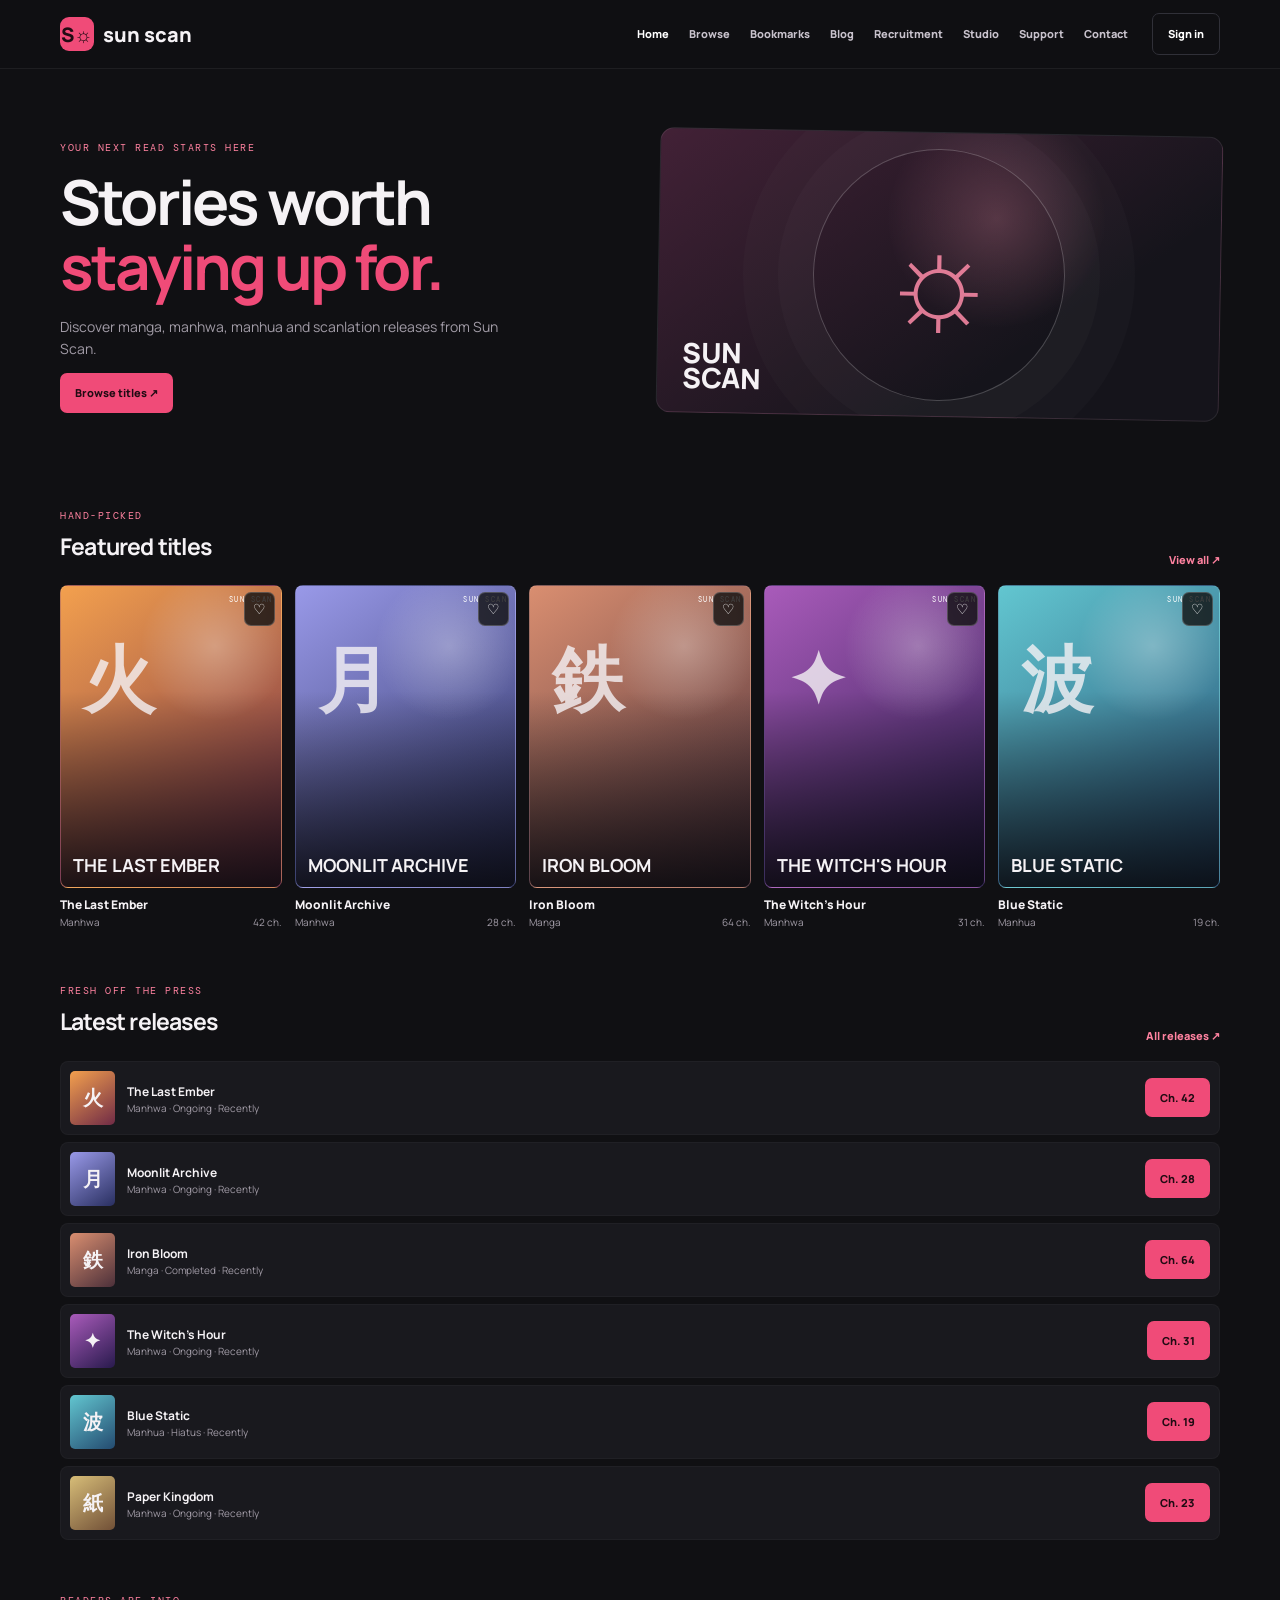
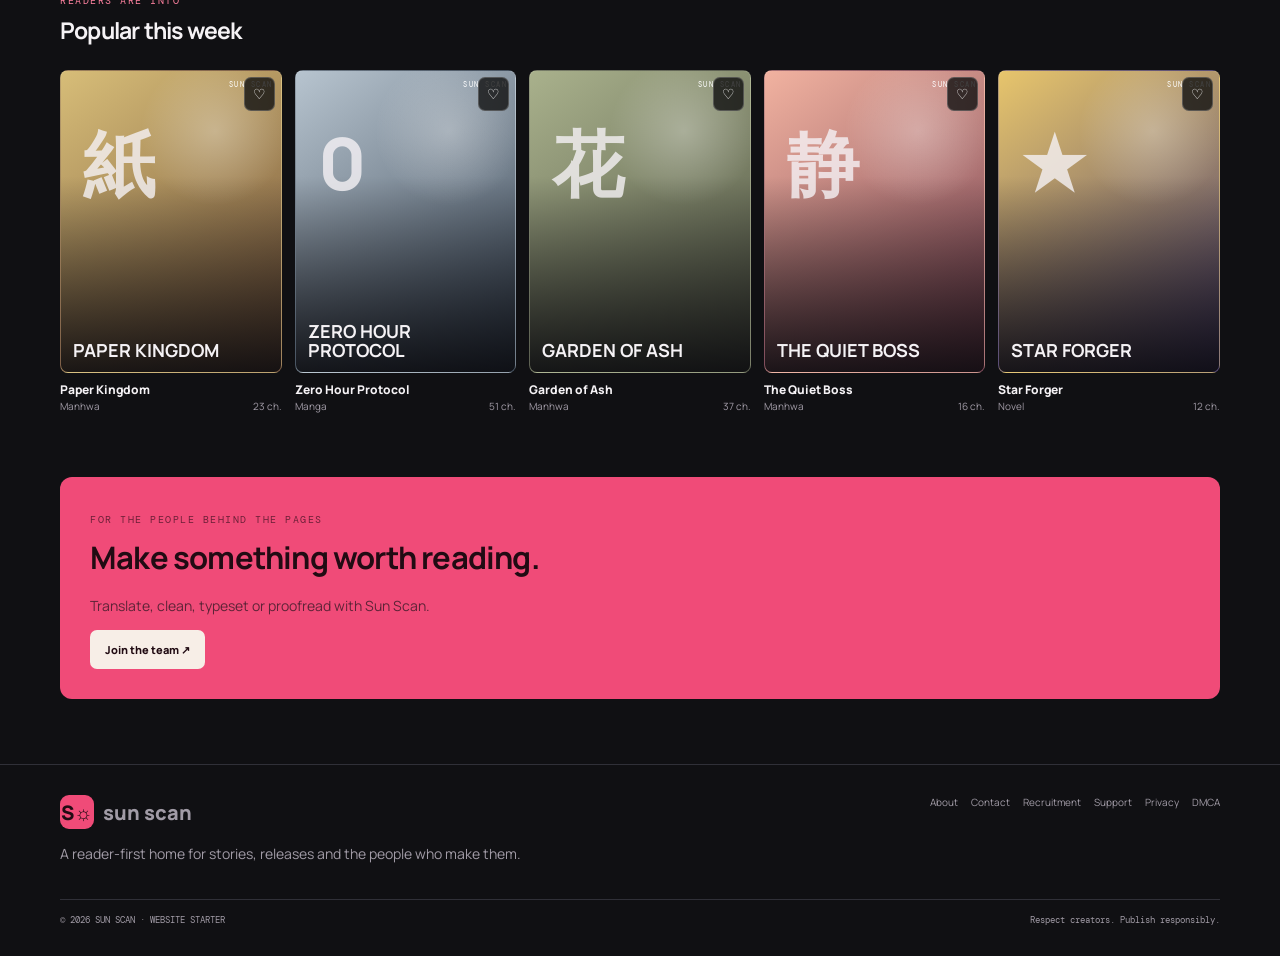
<file: index.html>
<!doctype html><html lang="en"><head><meta charset="utf-8"><meta name="viewport" content="width=device-width,initial-scale=1"><title>Home — Sun Scan</title><link rel="stylesheet" href="styles.css"></head><body data-page="index"><div id="header"></div><main class="wrap"><section class="hero"><div><small>YOUR NEXT READ STARTS HERE</small><h1>Stories worth<br><em>staying up for.</em></h1><p>Discover manga, manhwa, manhua and scanlation releases from Sun Scan.</p><a class="btn" href="browse.html">Browse titles ↗</a></div><div class="hero-art"><b>☼</b><span>SUN<br>SCAN</span></div></section><section><header><div><small>HAND-PICKED</small><h2>Featured titles</h2></div><a href="browse.html">View all ↗</a></header><div id="featured" class="grid"></div></section><section><header><div><small>FRESH OFF THE PRESS</small><h2>Latest releases</h2></div><a href="browse.html">All releases ↗</a></header><div id="latest" class="releases"></div></section><section><header><div><small>READERS ARE INTO</small><h2>Popular this week</h2></div></header><div id="popular" class="grid"></div></section><section class="promo"><small>FOR THE PEOPLE BEHIND THE PAGES</small><h2>Make something worth reading.</h2><p>Translate, clean, typeset or proofread with Sun Scan.</p><a class="btn light" href="recruitment.html">Join the team ↗</a></section></main><div id="footer"></div><script src="app.js"></script></body></html>
</file>
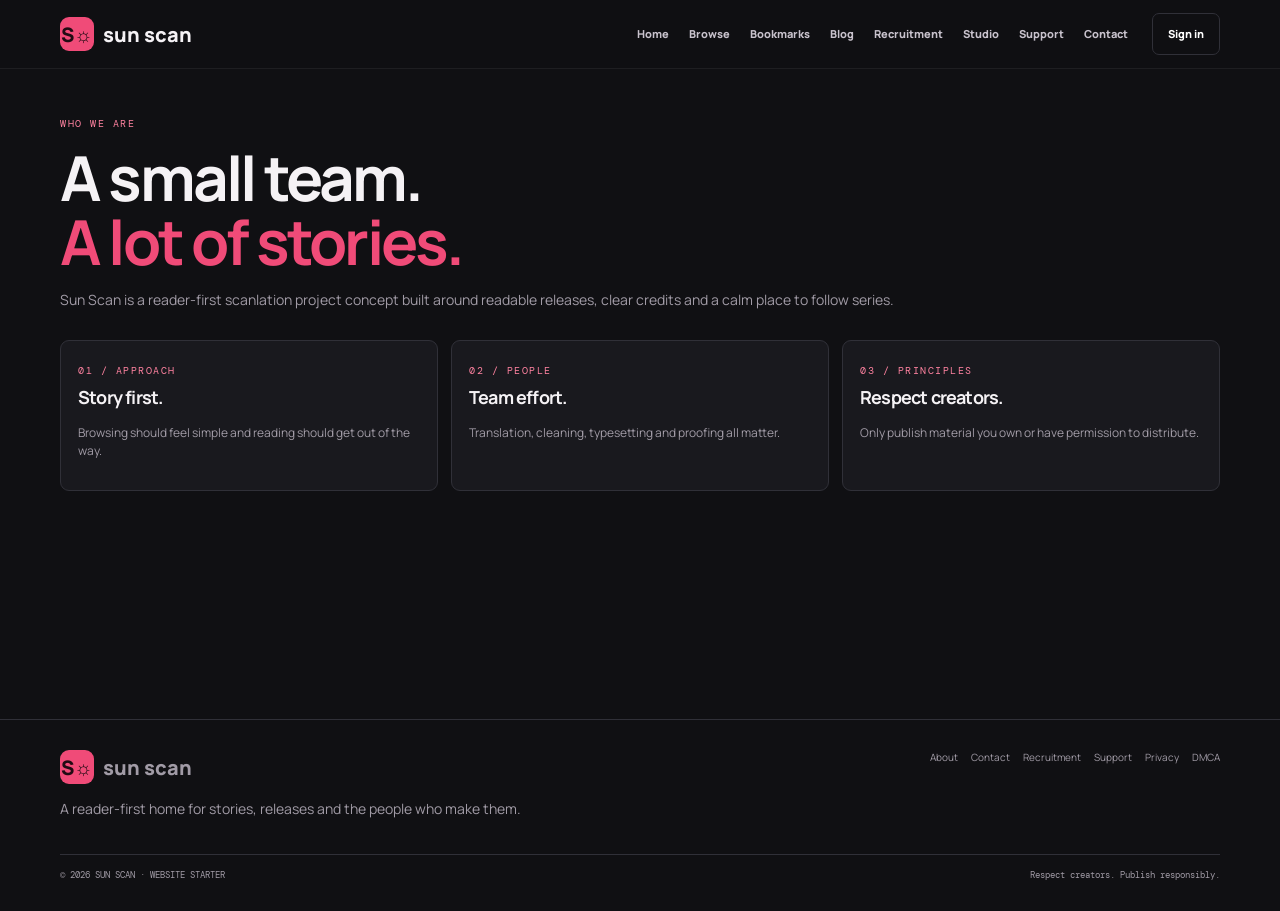
<file: about.html>
<!doctype html><html lang="en"><head><meta charset="utf-8"><meta name="viewport" content="width=device-width,initial-scale=1"><title>About Sun Scan — Sun Scan</title><link rel="stylesheet" href="styles.css"></head><body data-page="about"><div id="header"></div><main class="wrap"><small>WHO WE ARE</small><h1>A small team.<br><em>A lot of stories.</em></h1><p class="lead">Sun Scan is a reader-first scanlation project concept built around readable releases, clear credits and a calm place to follow series.</p><div class="articles"><article><small>01 / APPROACH</small><h2>Story first.</h2><p>Browsing should feel simple and reading should get out of the way.</p></article><article><small>02 / PEOPLE</small><h2>Team effort.</h2><p>Translation, cleaning, typesetting and proofing all matter.</p></article><article><small>03 / PRINCIPLES</small><h2>Respect creators.</h2><p>Only publish material you own or have permission to distribute.</p></article></div></main><div id="footer"></div><script src="app.js"></script></body></html>
</file>
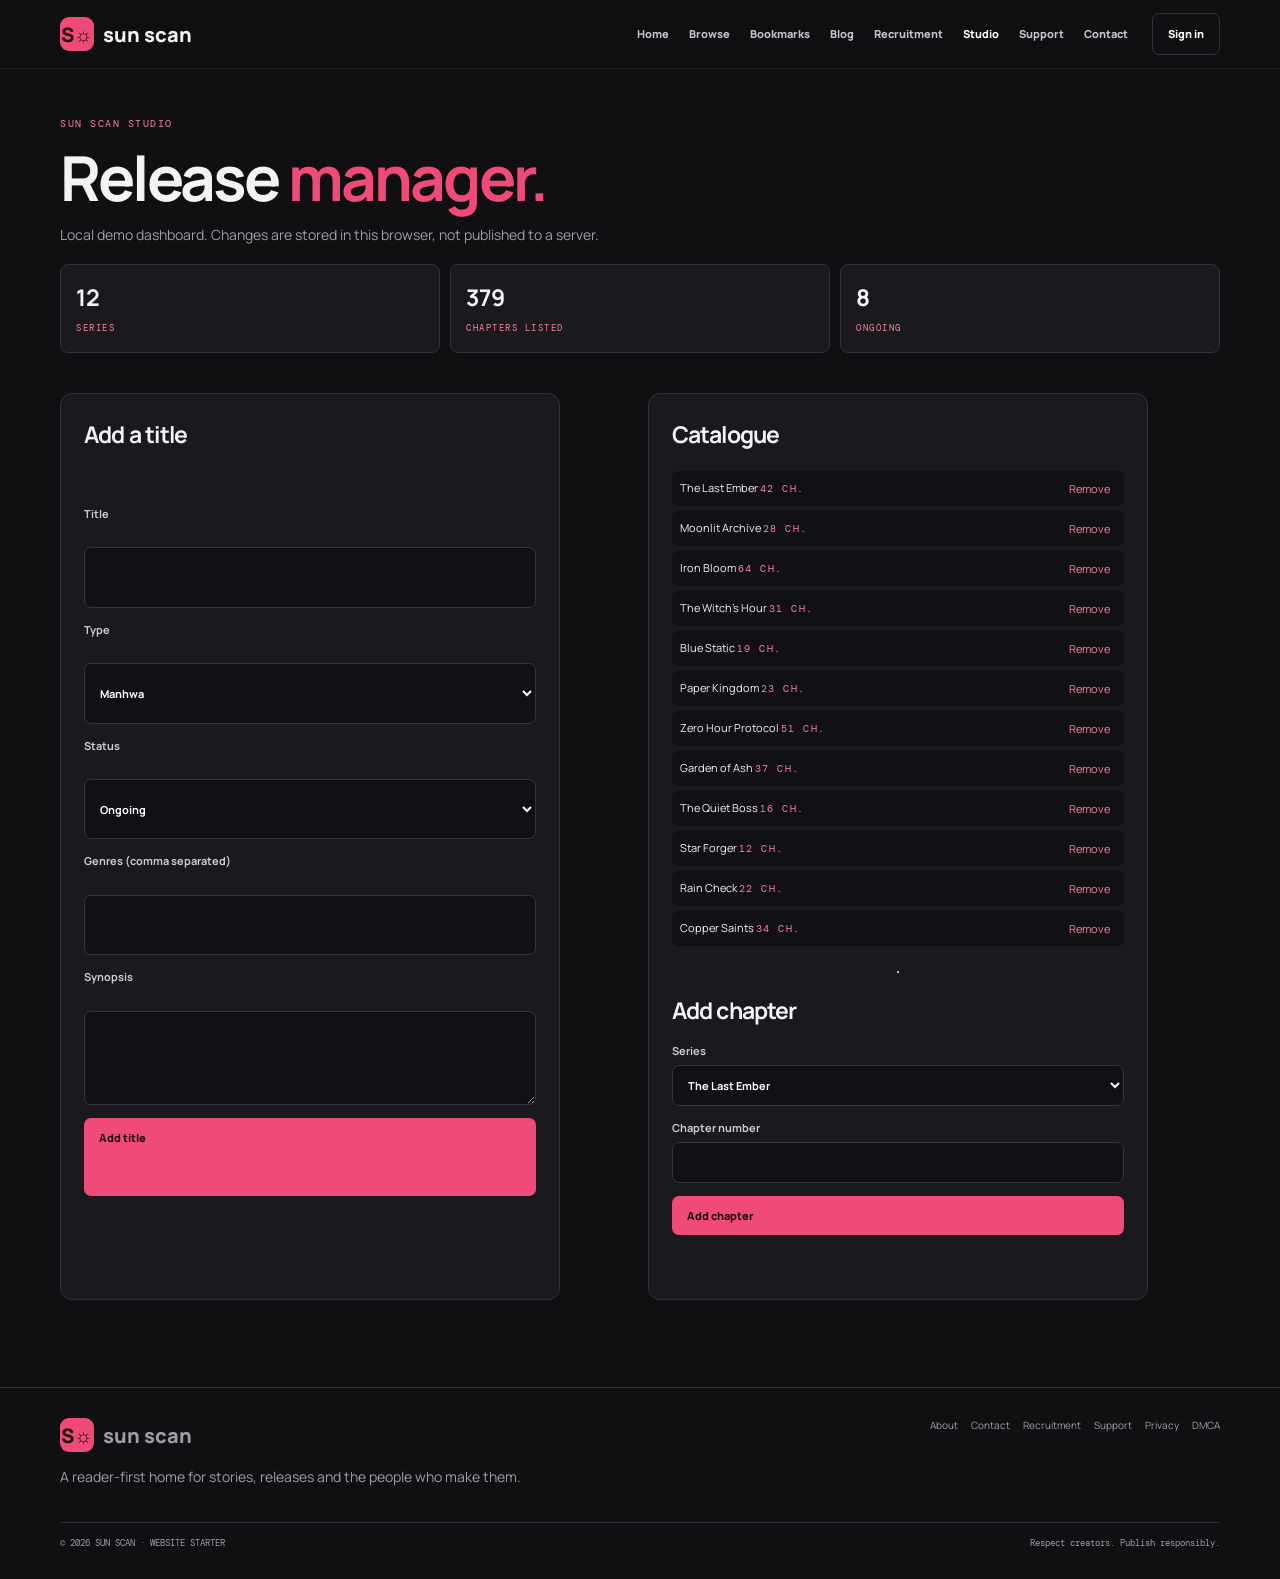
<file: admin.html>
<!doctype html><html lang="en"><head><meta charset="utf-8"><meta name="viewport" content="width=device-width,initial-scale=1"><title>Sun Scan Studio — Sun Scan</title><link rel="stylesheet" href="styles.css"></head><body data-page="admin"><div id="header"></div><main class="wrap"><small>SUN SCAN STUDIO</small><h1>Release <em>manager.</em></h1><p class="muted">Local demo dashboard. Changes are stored in this browser, not published to a server.</p><div id="stats" class="stats"></div><div class="admin-layout"><form class="form" id="add"><h2>Add a title</h2><label>Title<input id="new-title" required></label><label>Type<select id="new-type"><option>Manhwa</option><option>Manga</option><option>Manhua</option><option>Novel</option></select></label><label>Status<select id="new-status"><option>Ongoing</option><option>Completed</option><option>Hiatus</option><option>Dropped</option></select></label><label>Genres (comma separated)<input id="new-genres"></label><label>Synopsis<textarea id="new-desc" rows="3"></textarea></label><button class="btn">Add title</button><p id="msg"></p></form><div class="form"><h2>Catalogue</h2><div id="admin-list"></div><hr><h2>Add chapter</h2><label>Series<select id="chapter-series"></select></label><label>Chapter number<input id="chapter-number" required></label><button class="btn" id="add-chapter">Add chapter</button><p id="chapter-msg"></p></div></div></main><div id="footer"></div><script src="app.js"></script></body></html>
</file>
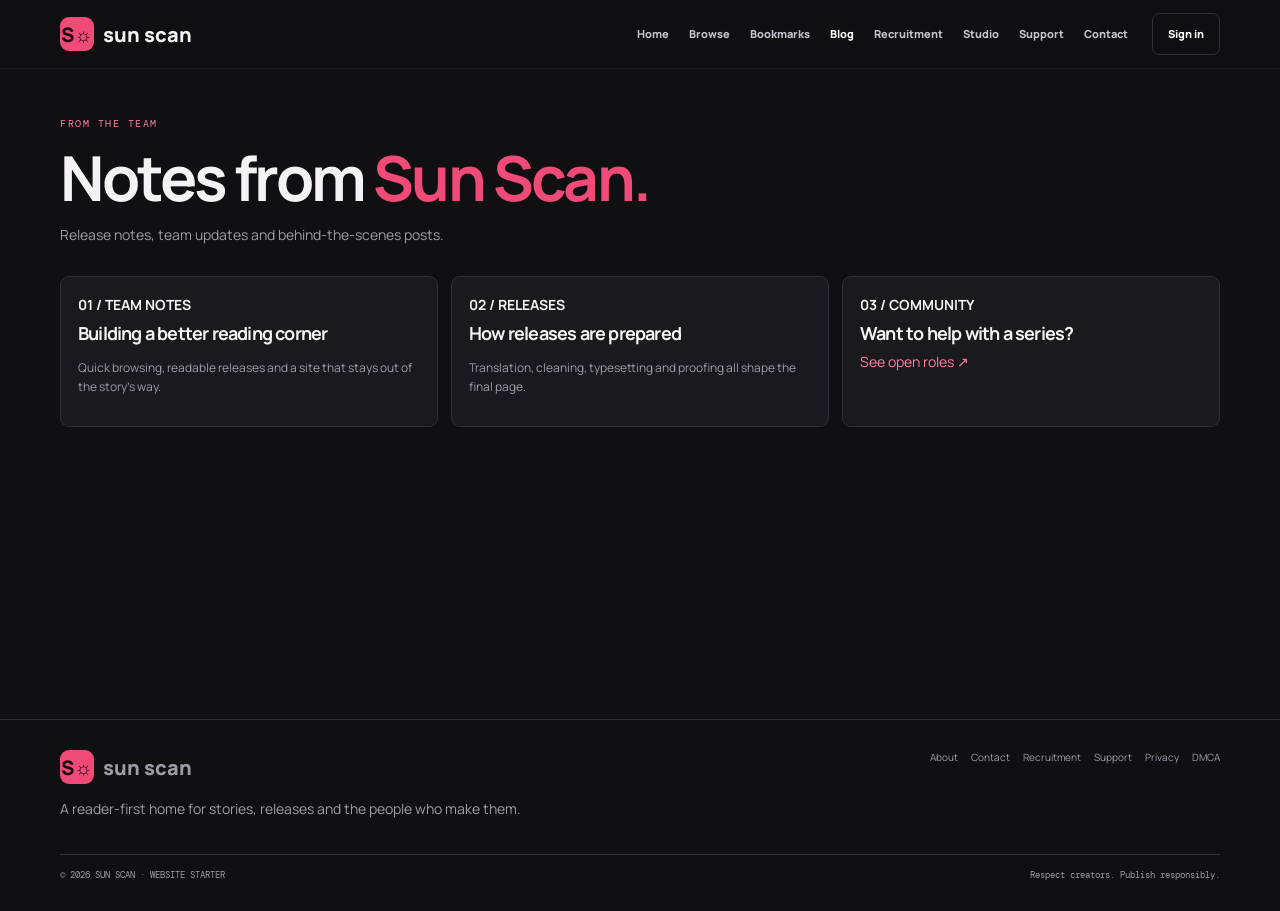
<file: blog.html>
<!doctype html><html lang="en"><head><meta charset="utf-8"><meta name="viewport" content="width=device-width,initial-scale=1"><title>Blog — Sun Scan</title><link rel="stylesheet" href="styles.css"></head><body data-page="blog"><div id="header"></div><main class="wrap"><small>FROM THE TEAM</small><h1>Notes from <em>Sun Scan.</em></h1><p class="muted">Release notes, team updates and behind-the-scenes posts.</p><div class="articles"><article><b>01 / TEAM NOTES</b><h2>Building a better reading corner</h2><p>Quick browsing, readable releases and a site that stays out of the story's way.</p></article><article><b>02 / RELEASES</b><h2>How releases are prepared</h2><p>Translation, cleaning, typesetting and proofing all shape the final page.</p></article><article><b>03 / COMMUNITY</b><h2>Want to help with a series?</h2><a href="recruitment.html">See open roles ↗</a></article></div></main><div id="footer"></div><script src="app.js"></script></body></html>
</file>
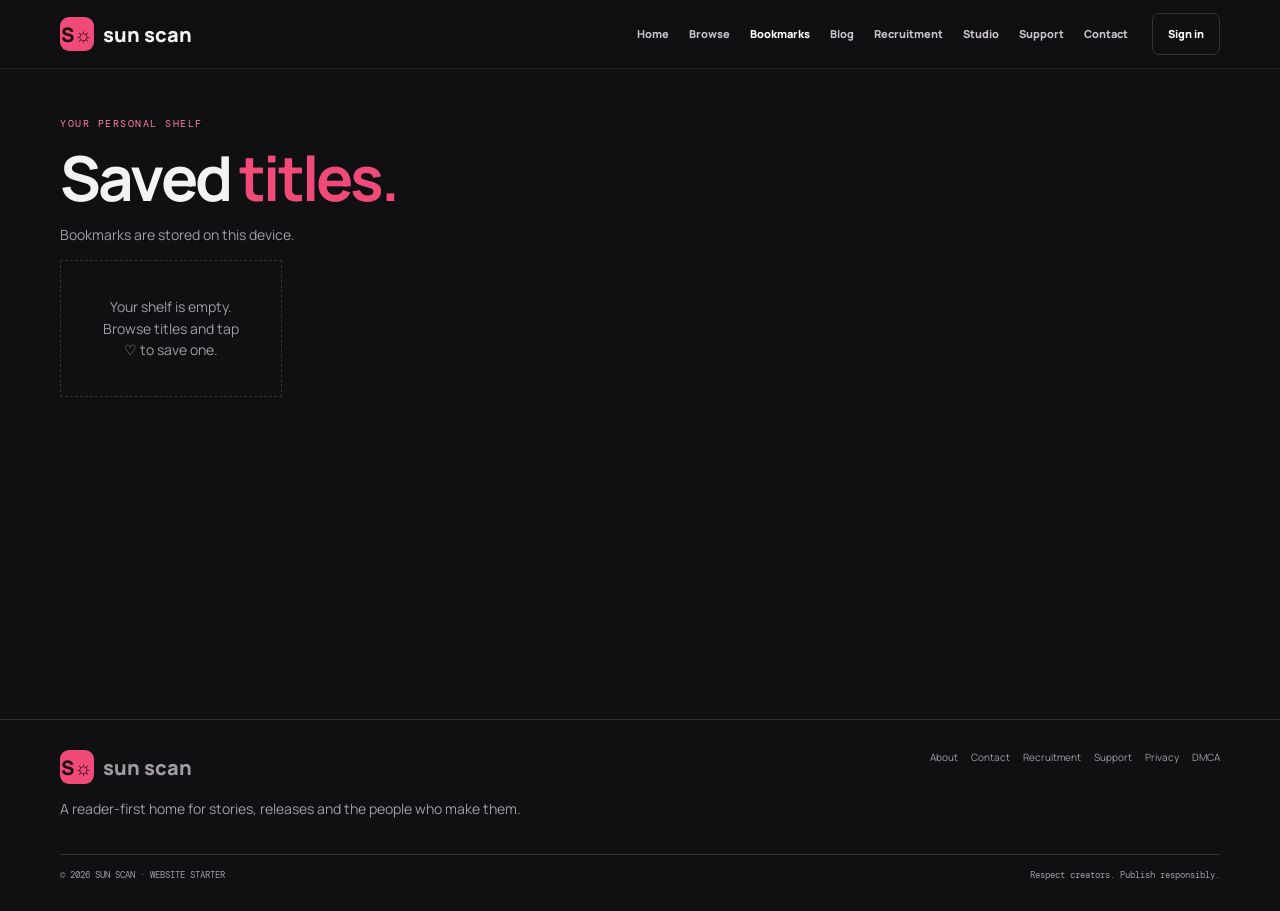
<file: bookmarks.html>
<!doctype html><html lang="en"><head><meta charset="utf-8"><meta name="viewport" content="width=device-width,initial-scale=1"><title>Bookmarks — Sun Scan</title><link rel="stylesheet" href="styles.css"></head><body data-page="bookmarks"><div id="header"></div><main class="wrap"><small>YOUR PERSONAL SHELF</small><h1>Saved <em>titles.</em></h1><p class="muted">Bookmarks are stored on this device.</p><div id="saved" class="grid"></div></main><div id="footer"></div><script src="app.js"></script></body></html>
</file>
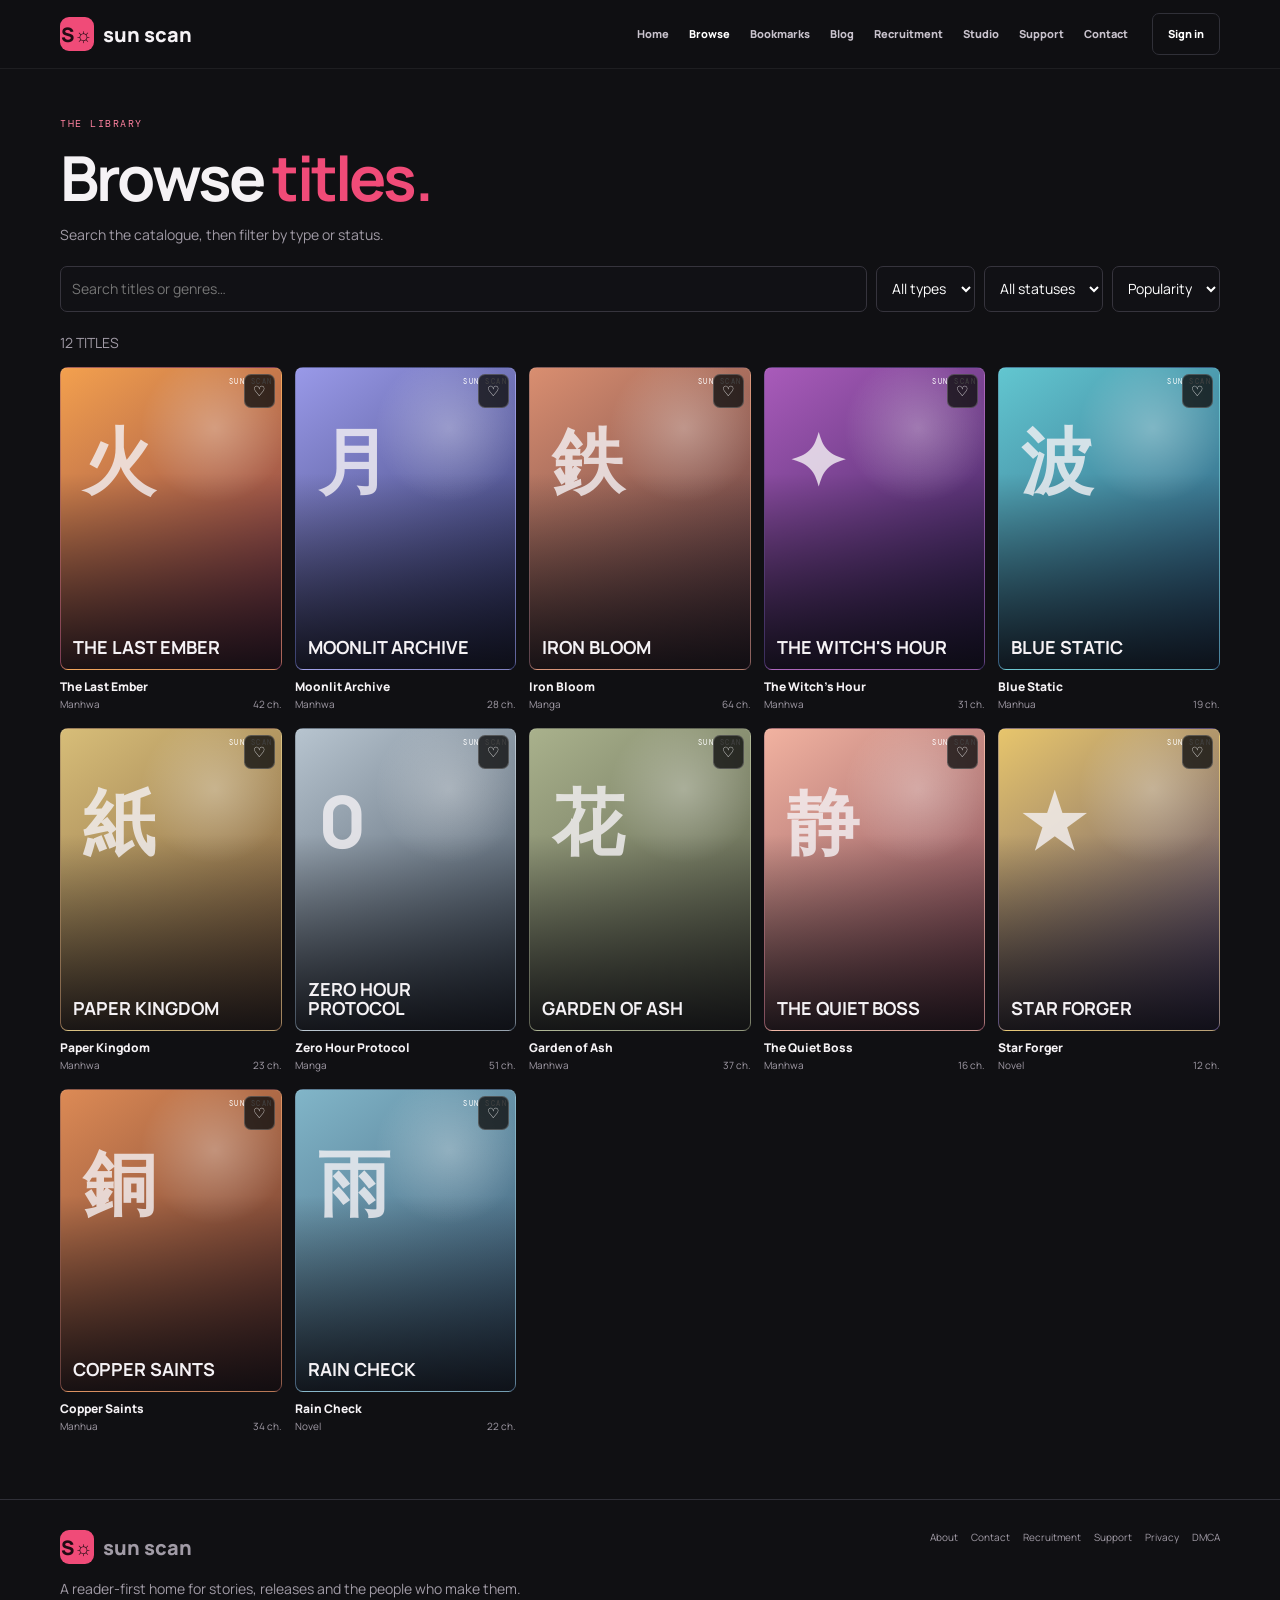
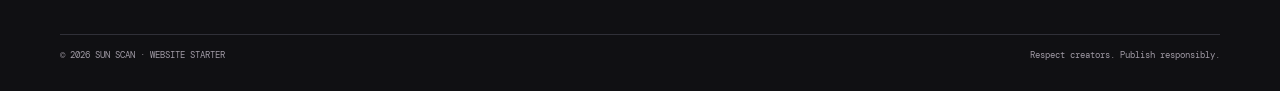
<file: browse.html>
<!doctype html><html lang="en"><head><meta charset="utf-8"><meta name="viewport" content="width=device-width,initial-scale=1"><title>Browse titles — Sun Scan</title><link rel="stylesheet" href="styles.css"></head><body data-page="browse"><div id="header"></div><main class="wrap"><small>THE LIBRARY</small><h1>Browse <em>titles.</em></h1><p>Search the catalogue, then filter by type or status.</p><div class="tools"><input id="q" placeholder="Search titles or genres…"><select id="type"><option>All types</option><option>Manhwa</option><option>Manga</option><option>Manhua</option><option>Novel</option></select><select id="status"><option>All statuses</option><option>Ongoing</option><option>Completed</option><option>Hiatus</option><option>Dropped</option></select><select id="sort"><option value="popular">Popularity</option><option value="az">Title A–Z</option></select></div><p id="count" class="muted"></p><div id="catalog" class="grid"></div></main><div id="footer"></div><script src="app.js"></script></body></html>
</file>
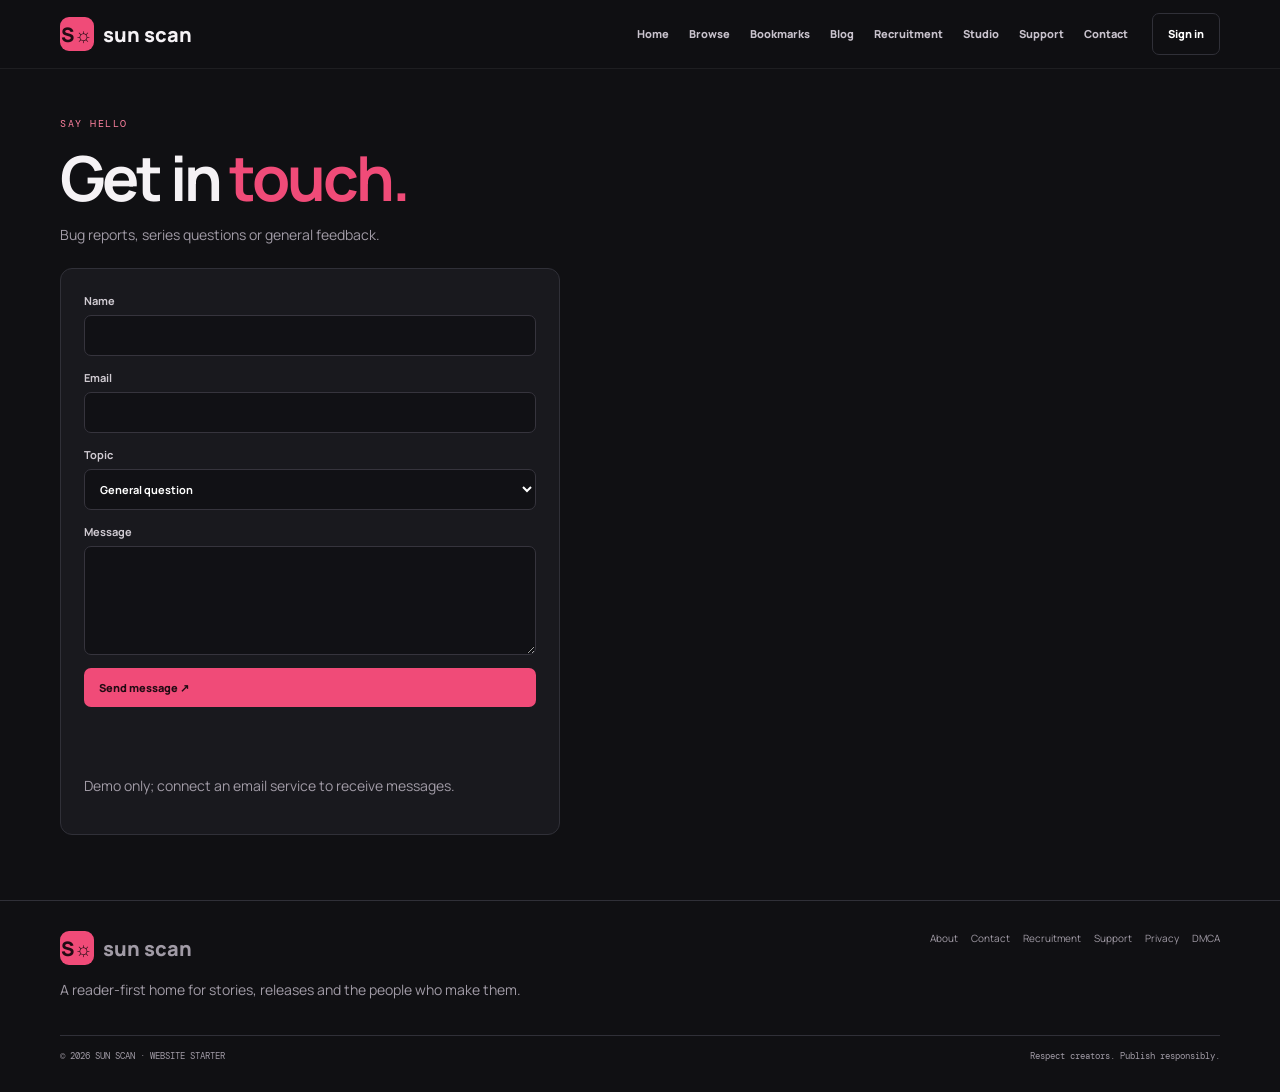
<file: contact.html>
<!doctype html><html lang="en"><head><meta charset="utf-8"><meta name="viewport" content="width=device-width,initial-scale=1"><title>Contact — Sun Scan</title><link rel="stylesheet" href="styles.css"></head><body data-page="contact"><div id="header"></div><main class="wrap"><small>SAY HELLO</small><h1>Get in <em>touch.</em></h1><p class="muted">Bug reports, series questions or general feedback.</p><form class="form" id="contact"><label>Name<input required></label><label>Email<input type="email" required></label><label>Topic<select><option>General question</option><option>Bug report</option><option>Series request</option><option>Copyright / DMCA</option></select></label><label>Message<textarea rows="5" required></textarea></label><button class="btn">Send message ↗</button><p id="msg"></p><p class="muted">Demo only; connect an email service to receive messages.</p></form></main><div id="footer"></div><script src="app.js"></script></body></html>
</file>
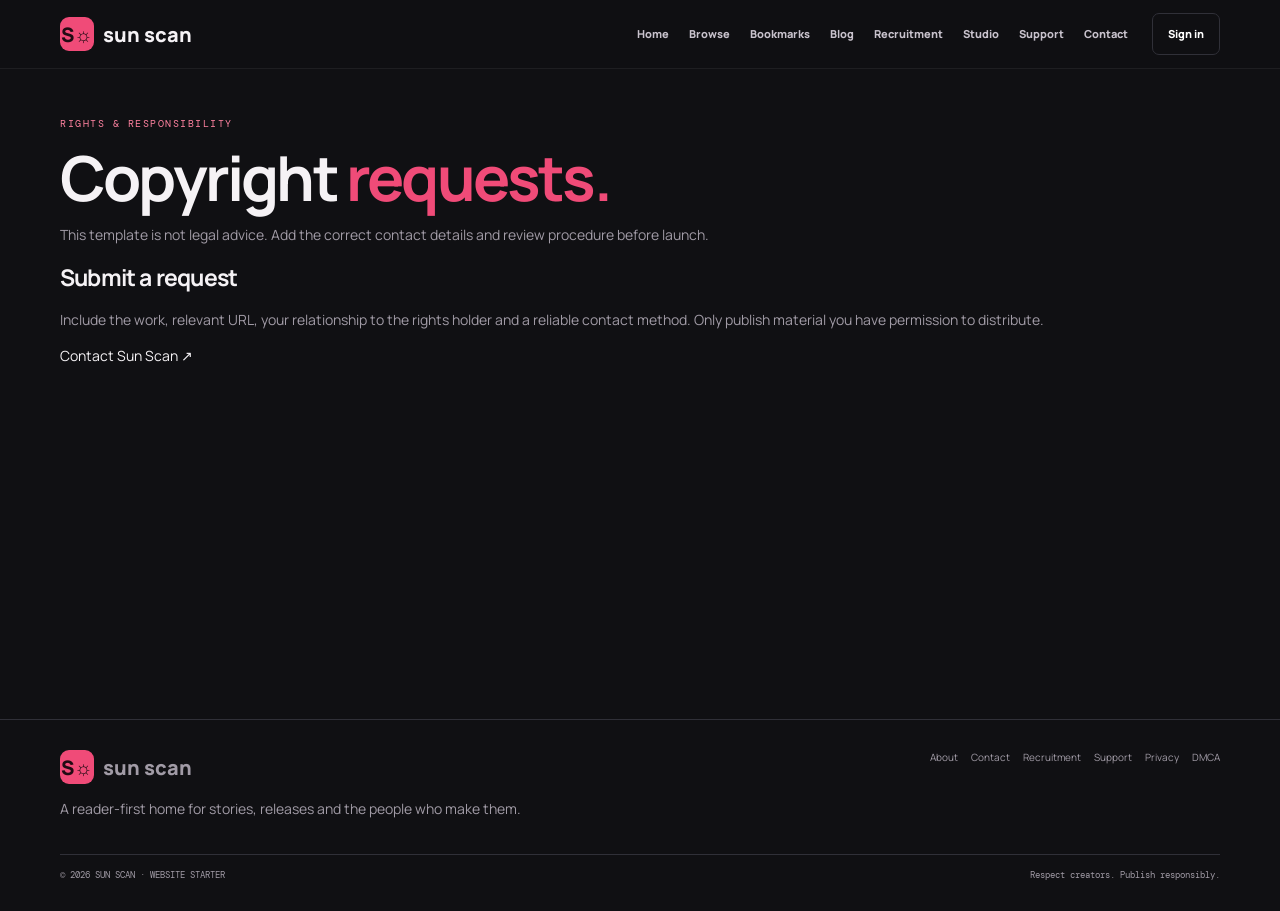
<file: dmca.html>
<!doctype html><html lang="en"><head><meta charset="utf-8"><meta name="viewport" content="width=device-width,initial-scale=1"><title>Copyright / DMCA — Sun Scan</title><link rel="stylesheet" href="styles.css"></head><body data-page="dmca"><div id="header"></div><main class="wrap"><small>RIGHTS & RESPONSIBILITY</small><h1>Copyright <em>requests.</em></h1><p>This template is not legal advice. Add the correct contact details and review procedure before launch.</p><h2>Submit a request</h2><p>Include the work, relevant URL, your relationship to the rights holder and a reliable contact method. Only publish material you have permission to distribute.</p><a href="contact.html">Contact Sun Scan ↗</a></main><div id="footer"></div><script src="app.js"></script></body></html>
</file>
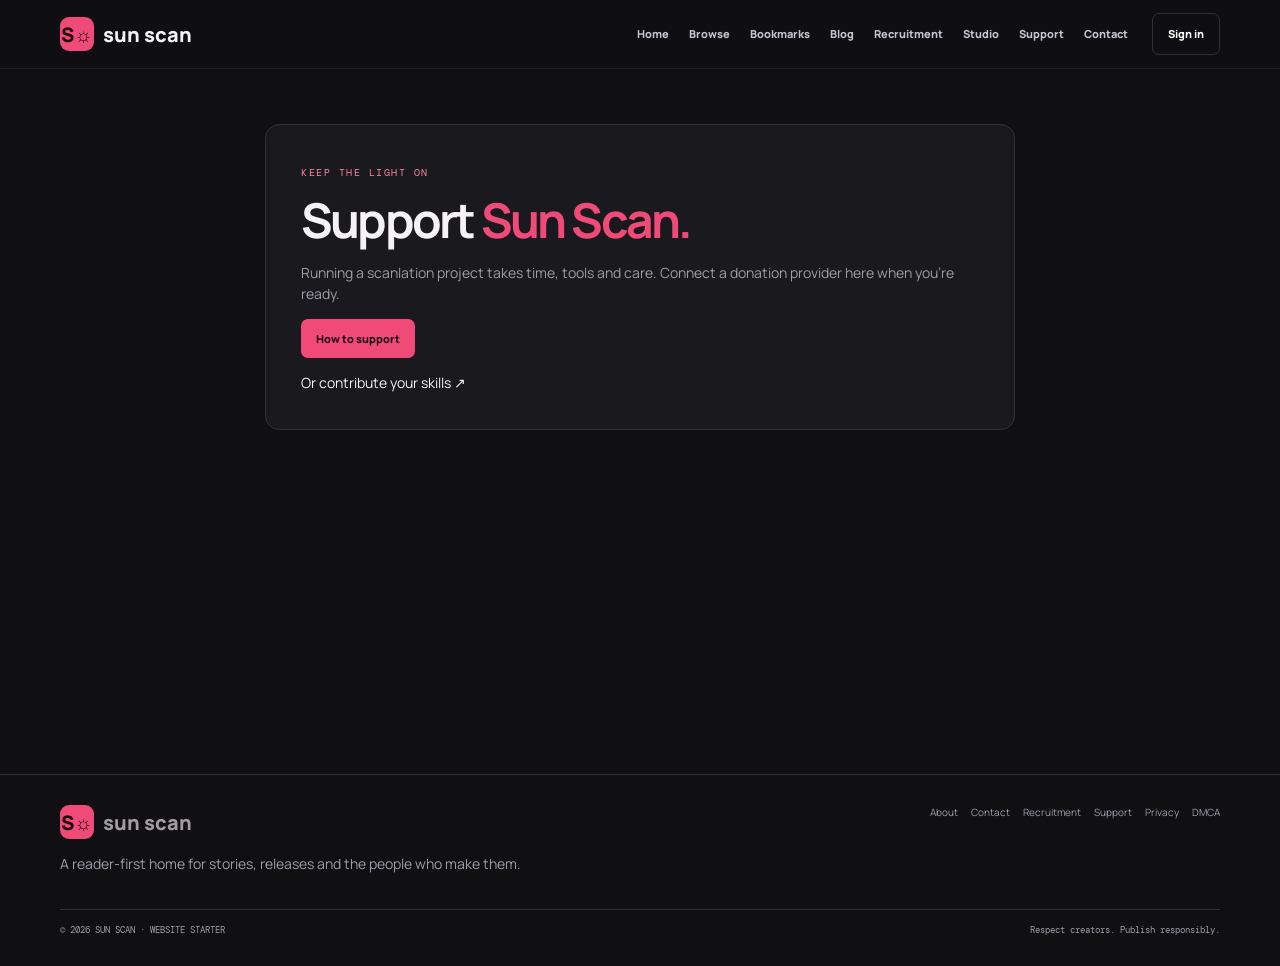
<file: donate.html>
<!doctype html><html lang="en"><head><meta charset="utf-8"><meta name="viewport" content="width=device-width,initial-scale=1"><title>Support Sun Scan — Sun Scan</title><link rel="stylesheet" href="styles.css"></head><body data-page="donate"><div id="header"></div><main class="wrap"><div class="feature"><small>KEEP THE LIGHT ON</small><h1>Support <em>Sun Scan.</em></h1><p class="muted">Running a scanlation project takes time, tools and care. Connect a donation provider here when you're ready.</p><button class="btn" id="support">How to support</button><p id="msg"></p><a href="recruitment.html">Or contribute your skills ↗</a></div></main><div id="footer"></div><script src="app.js"></script></body></html>
</file>
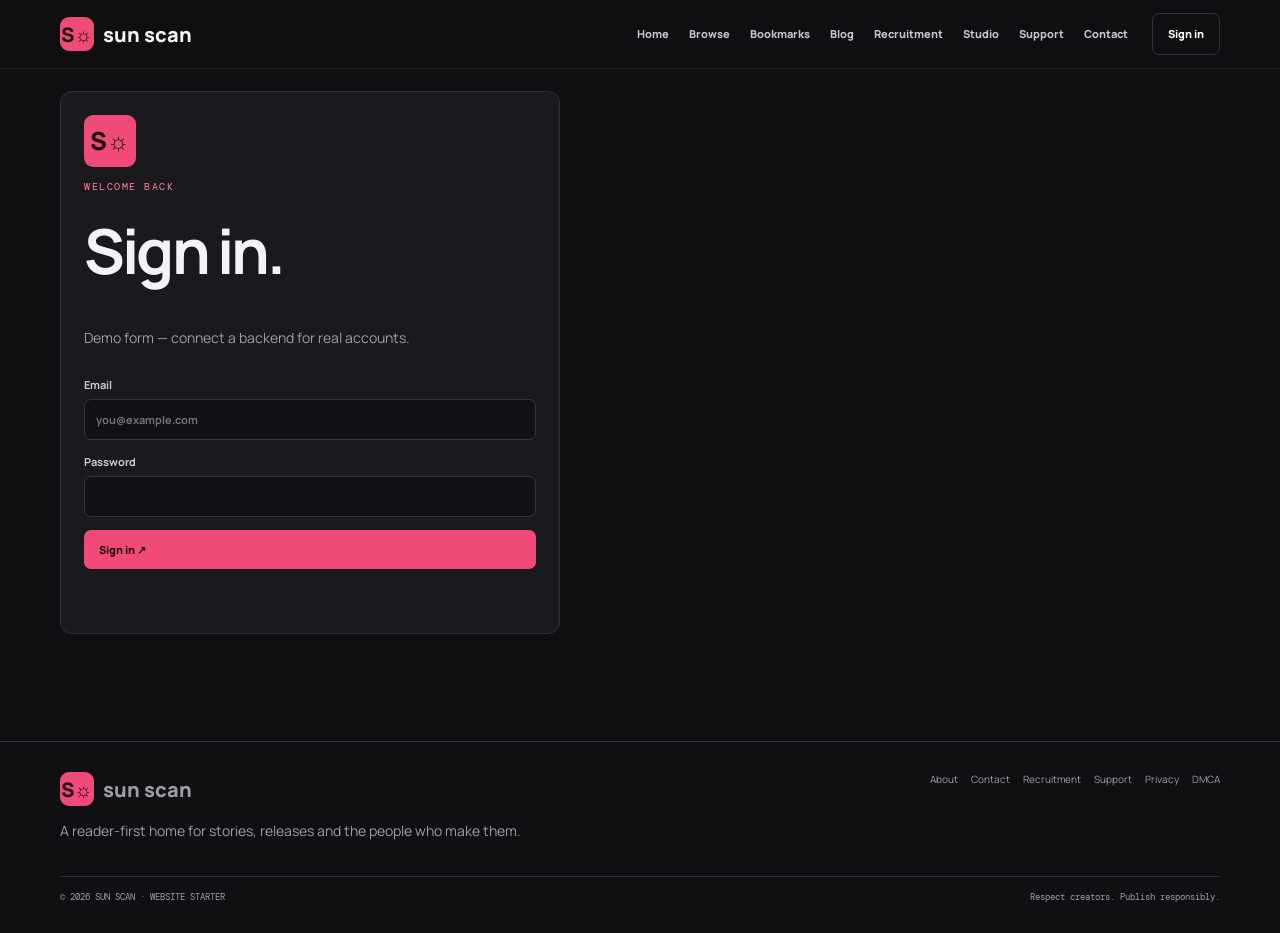
<file: login.html>
<!doctype html><html lang="en"><head><meta charset="utf-8"><meta name="viewport" content="width=device-width,initial-scale=1"><title>Sign in — Sun Scan</title><link rel="stylesheet" href="styles.css"></head><body data-page="login"><div id="header"></div><main class="wrap"><form class="form" id="login"><div class="logo big">S☼</div><small>WELCOME BACK</small><h1>Sign in.</h1><p class="muted">Demo form — connect a backend for real accounts.</p><label>Email<input type="email" required placeholder="you@example.com"></label><label>Password<input type="password" required minlength="4"></label><button class="btn">Sign in ↗</button><p id="msg"></p></form></main><div id="footer"></div><script src="app.js"></script></body></html>
</file>
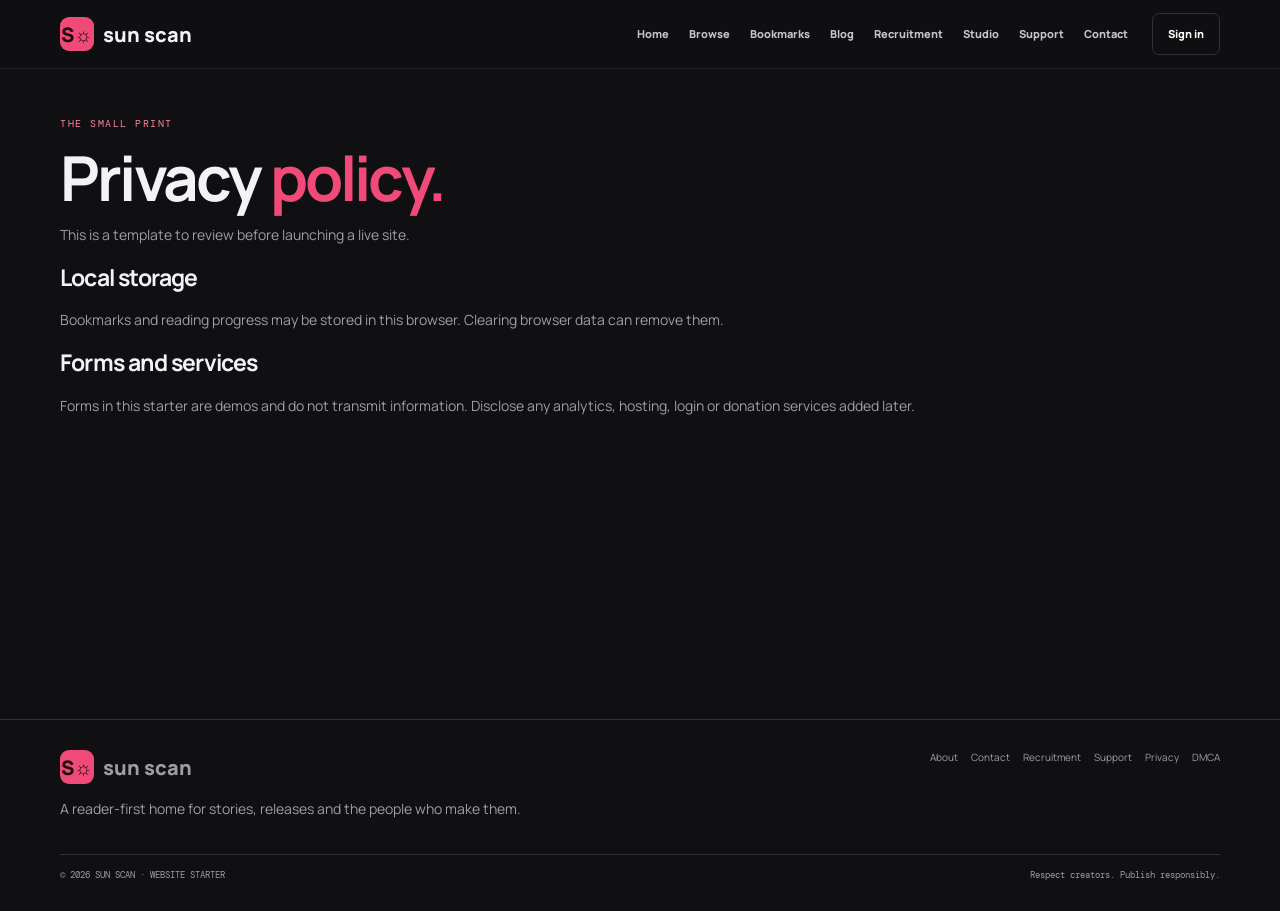
<file: privacy.html>
<!doctype html><html lang="en"><head><meta charset="utf-8"><meta name="viewport" content="width=device-width,initial-scale=1"><title>Privacy policy — Sun Scan</title><link rel="stylesheet" href="styles.css"></head><body data-page="privacy"><div id="header"></div><main class="wrap"><small>THE SMALL PRINT</small><h1>Privacy <em>policy.</em></h1><p>This is a template to review before launching a live site.</p><h2>Local storage</h2><p>Bookmarks and reading progress may be stored in this browser. Clearing browser data can remove them.</p><h2>Forms and services</h2><p>Forms in this starter are demos and do not transmit information. Disclose any analytics, hosting, login or donation services added later.</p></main><div id="footer"></div><script src="app.js"></script></body></html>
</file>
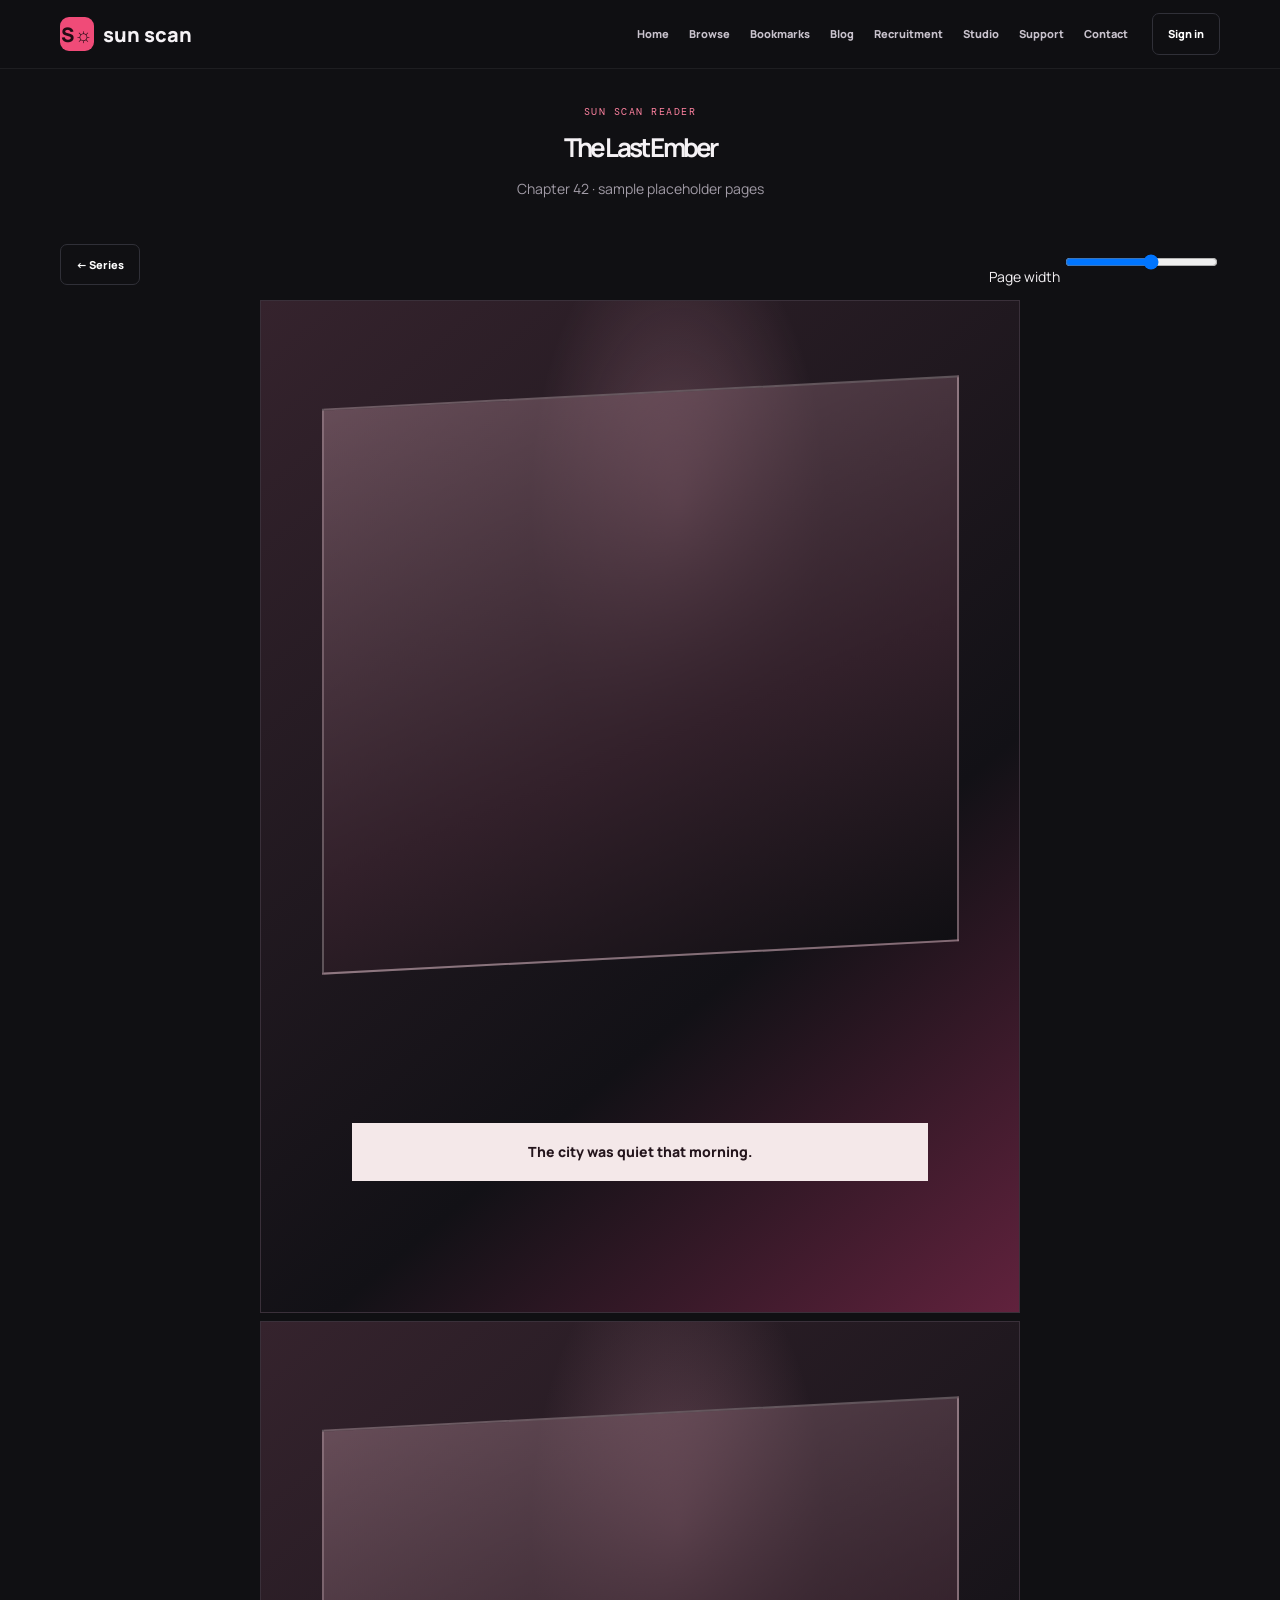
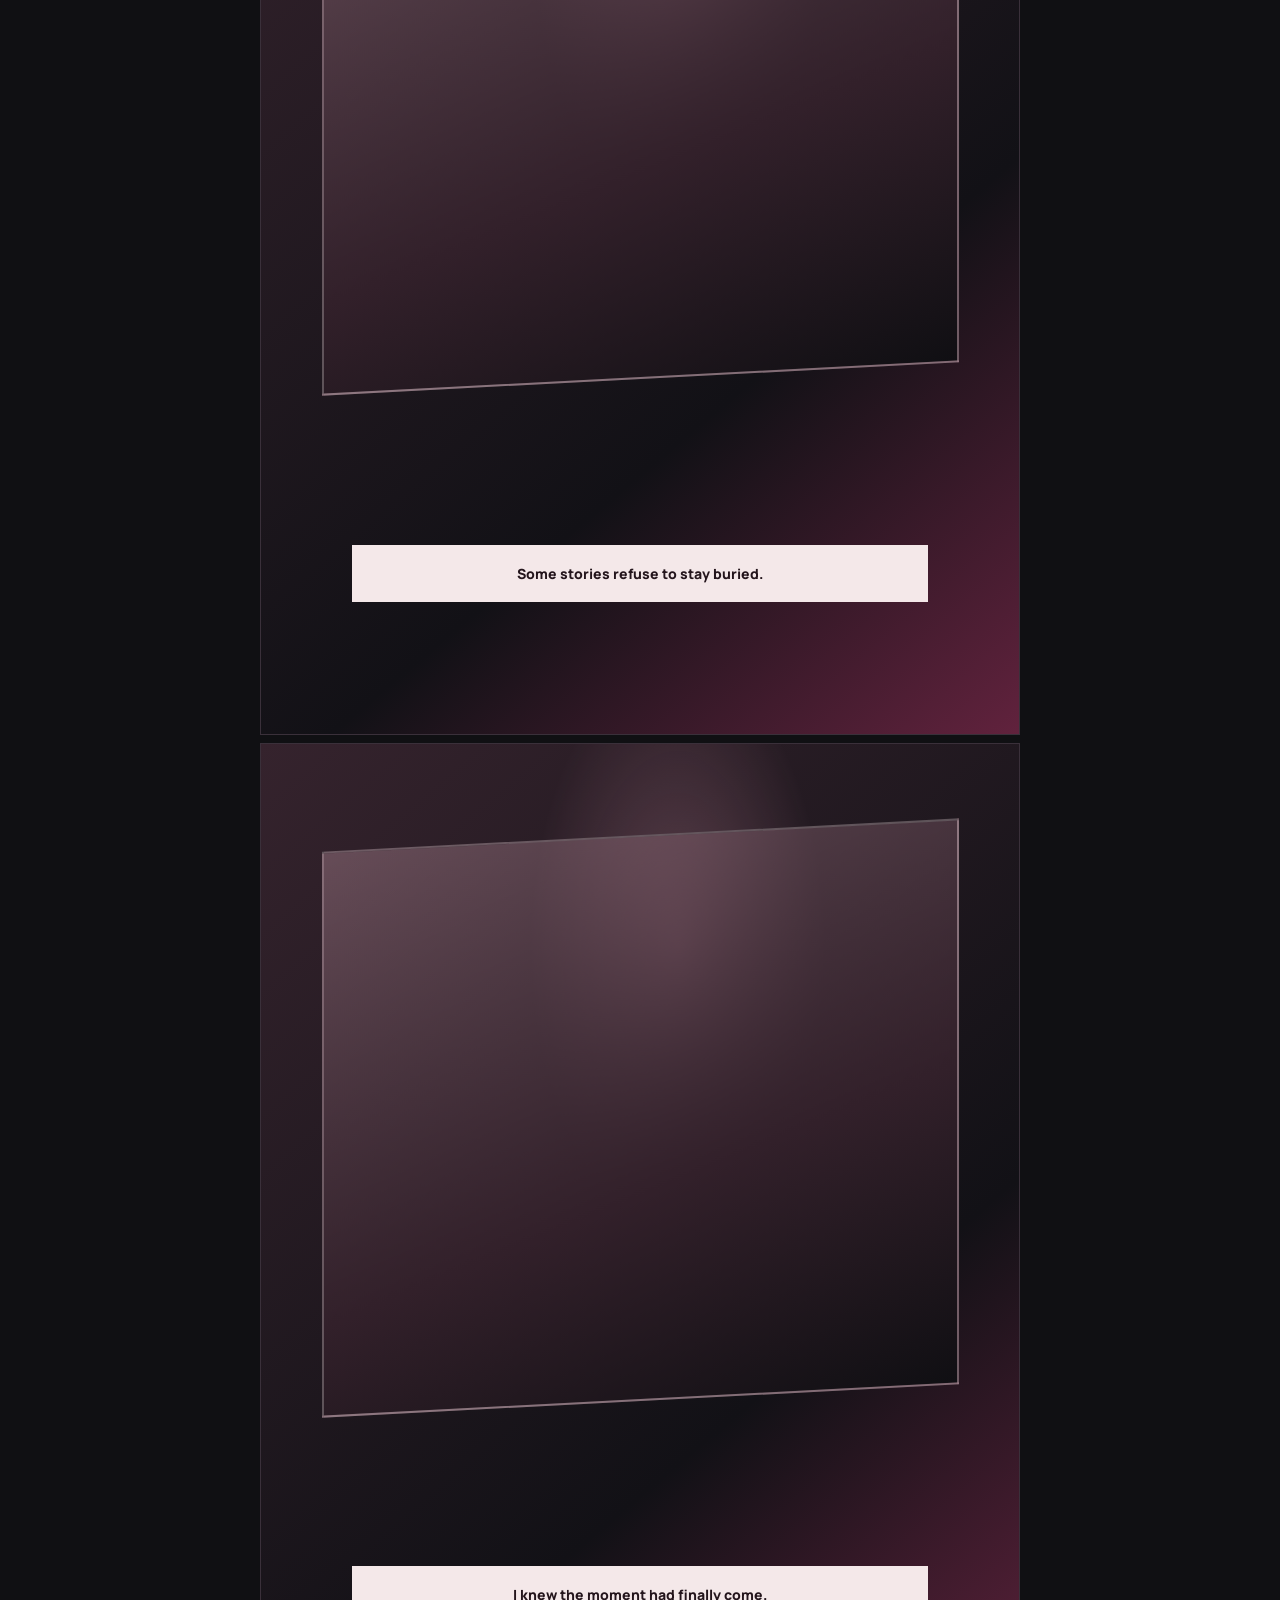
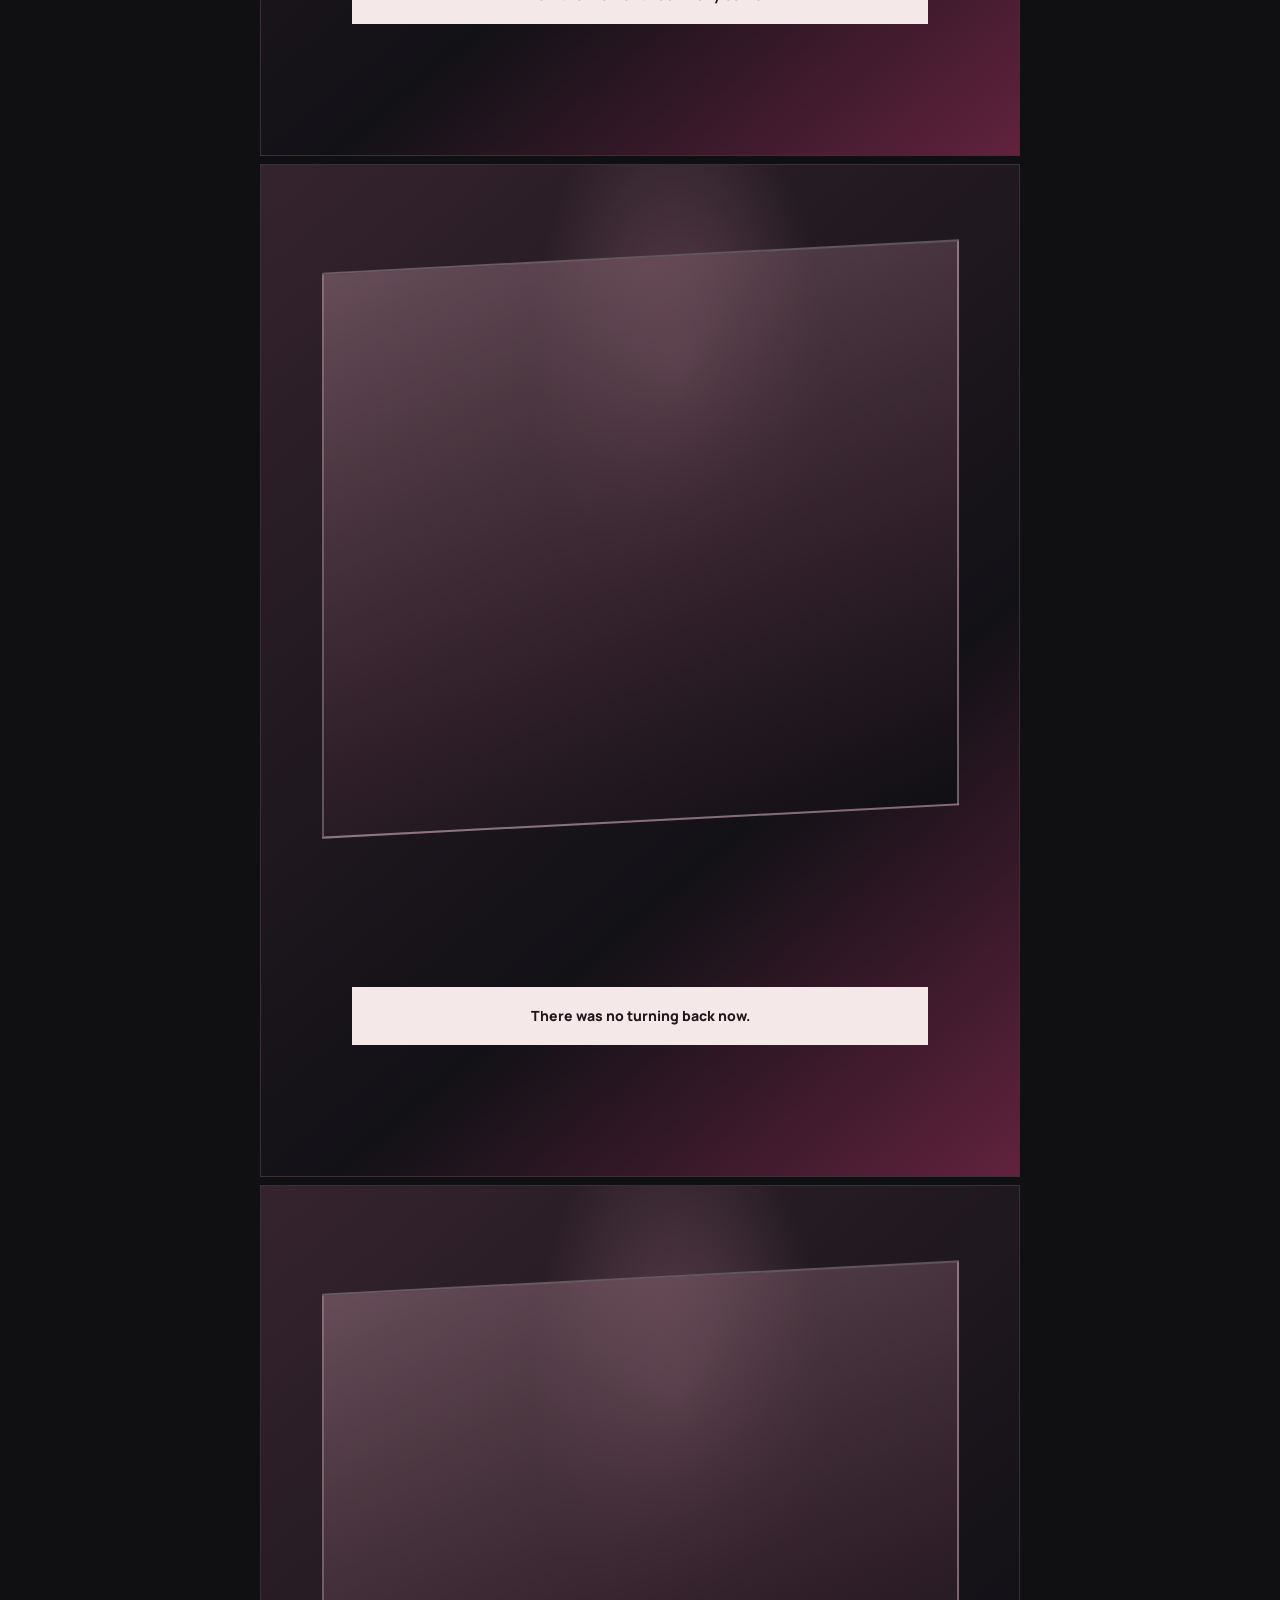
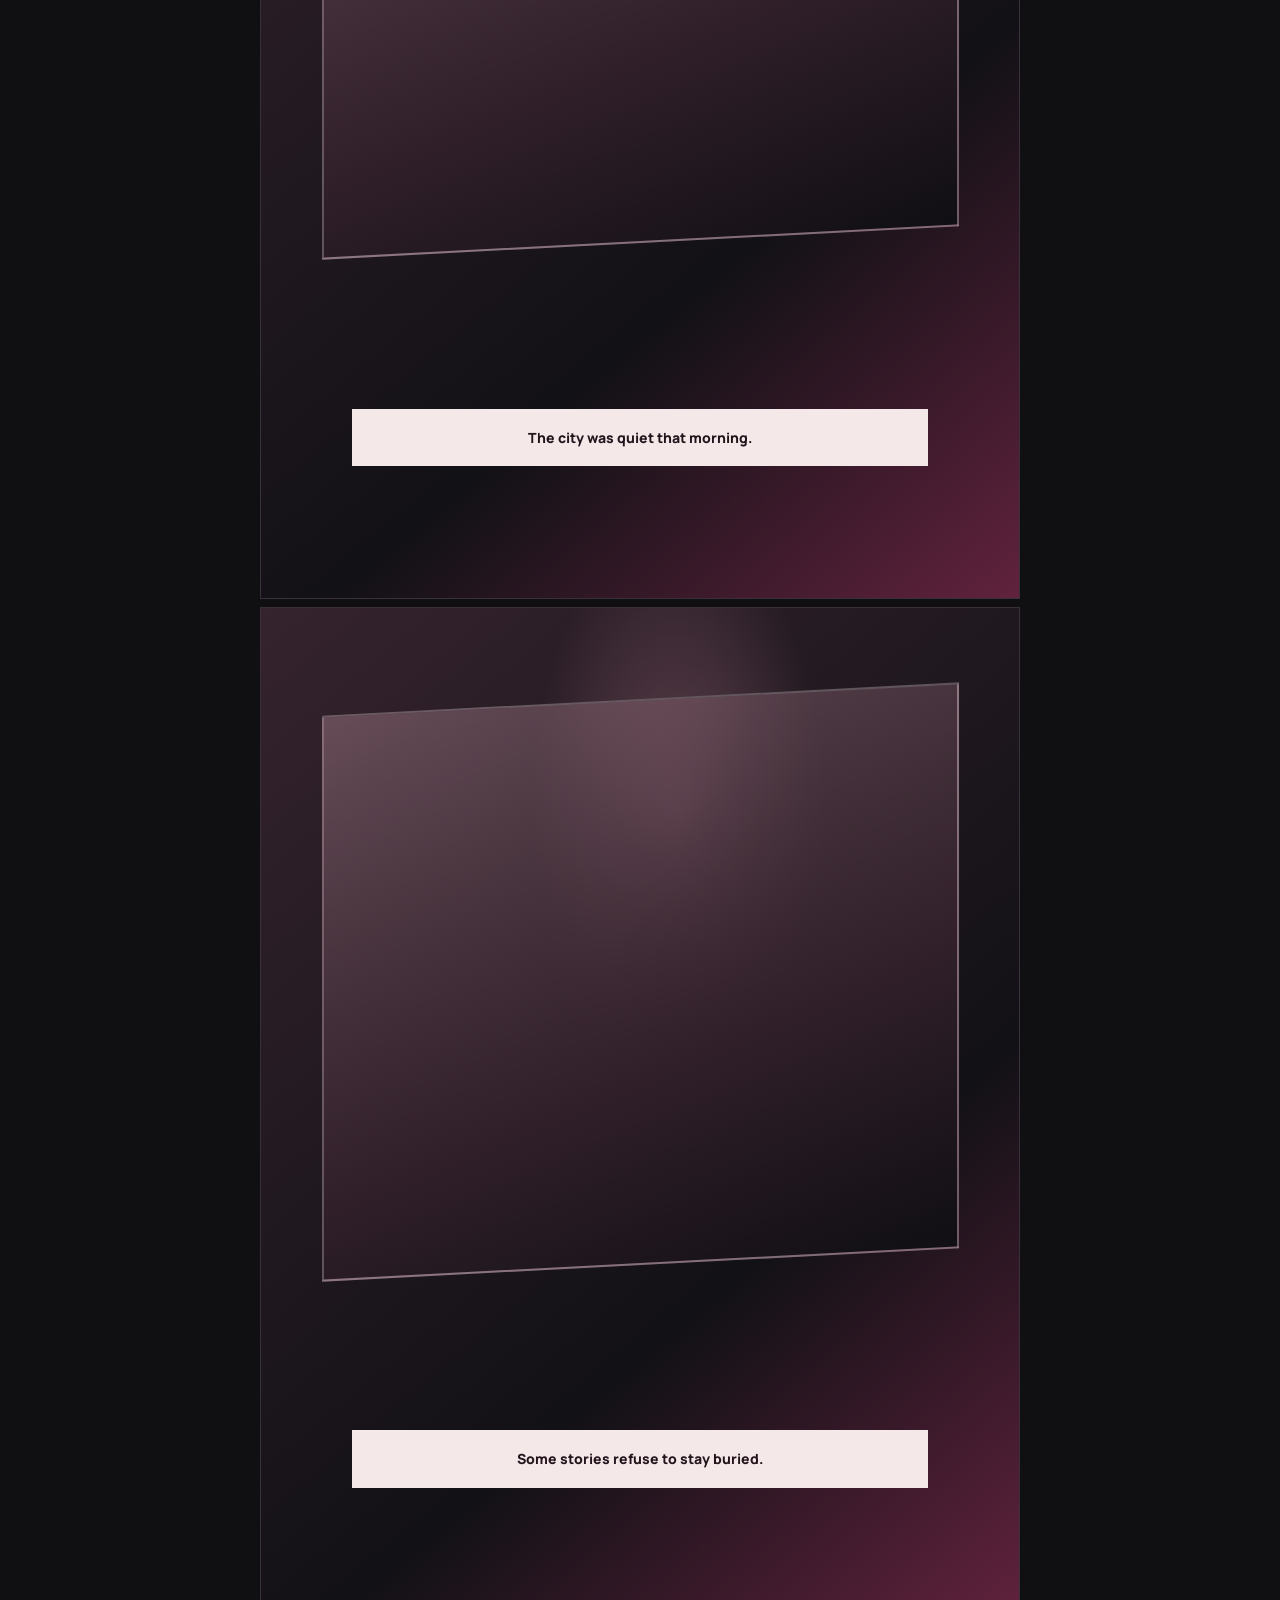
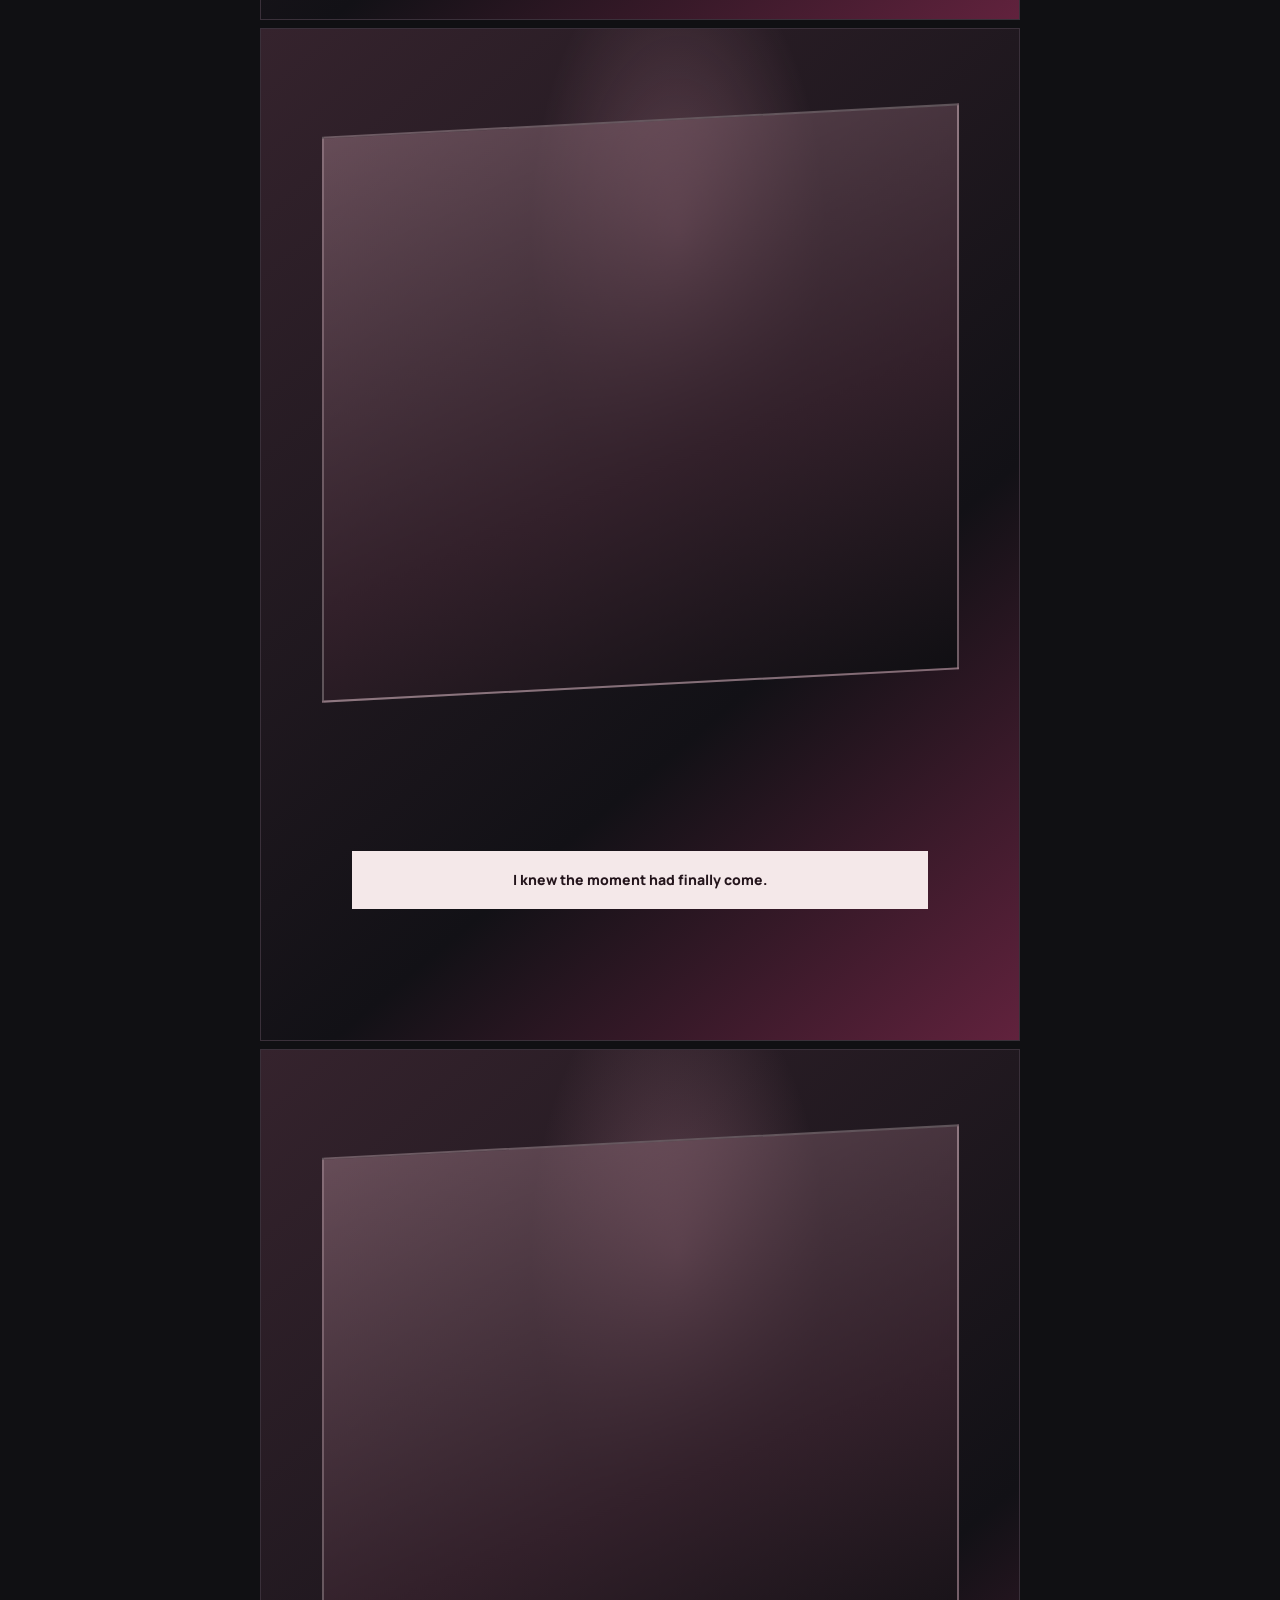
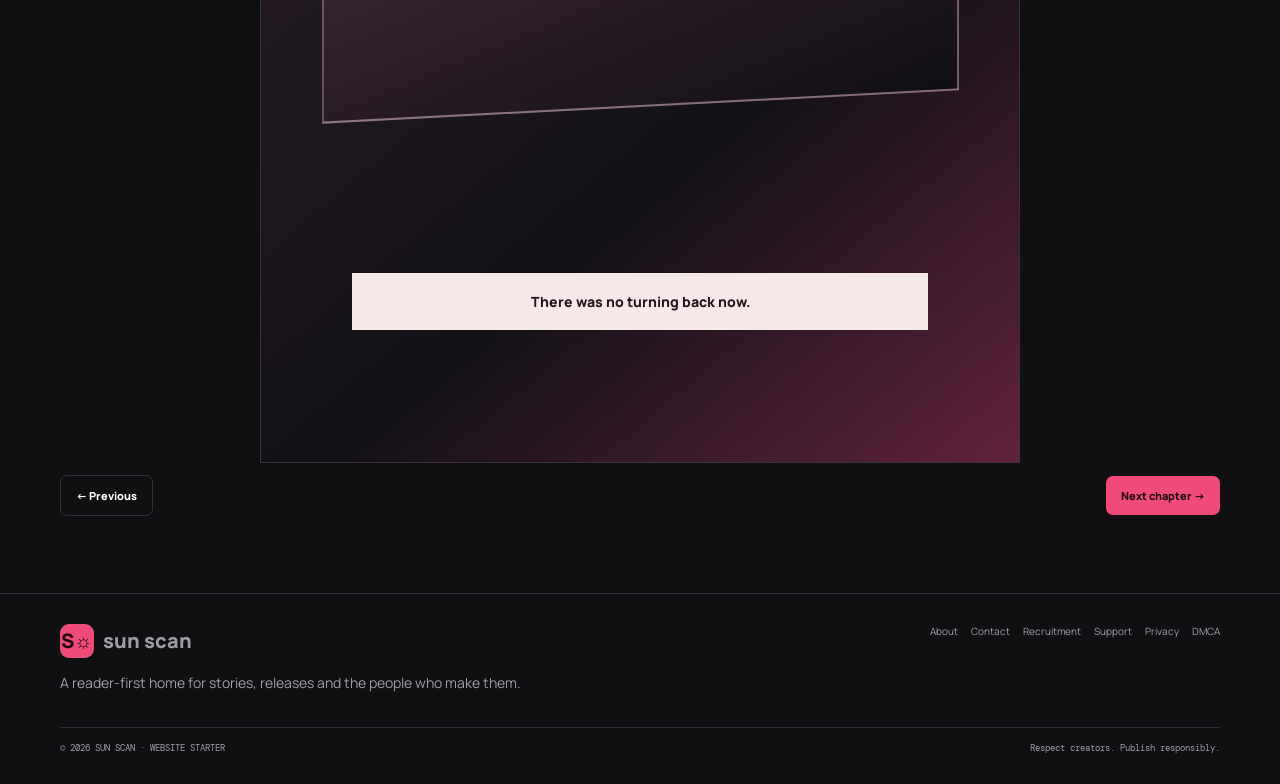
<file: reader.html>
<!doctype html><html lang="en"><head><meta charset="utf-8"><meta name="viewport" content="width=device-width,initial-scale=1"><title>Chapter reader — Sun Scan</title><link rel="stylesheet" href="styles.css"></head><body data-page="reader"><div id="header"></div><main class="wrap"><div id="reader-head" class="reader-head"></div><div class="reader-controls"><a class="btn ghost" id="back">← Series</a><label>Page width <input id="width" type="range" min="420" max="1000" value="760"></label></div><div id="pages" class="pages"></div><div class="reader-controls"><a class="btn ghost" id="prev">← Previous</a><a class="btn" id="next">Next chapter →</a></div></main><div id="footer"></div><script src="app.js"></script></body></html>
</file>
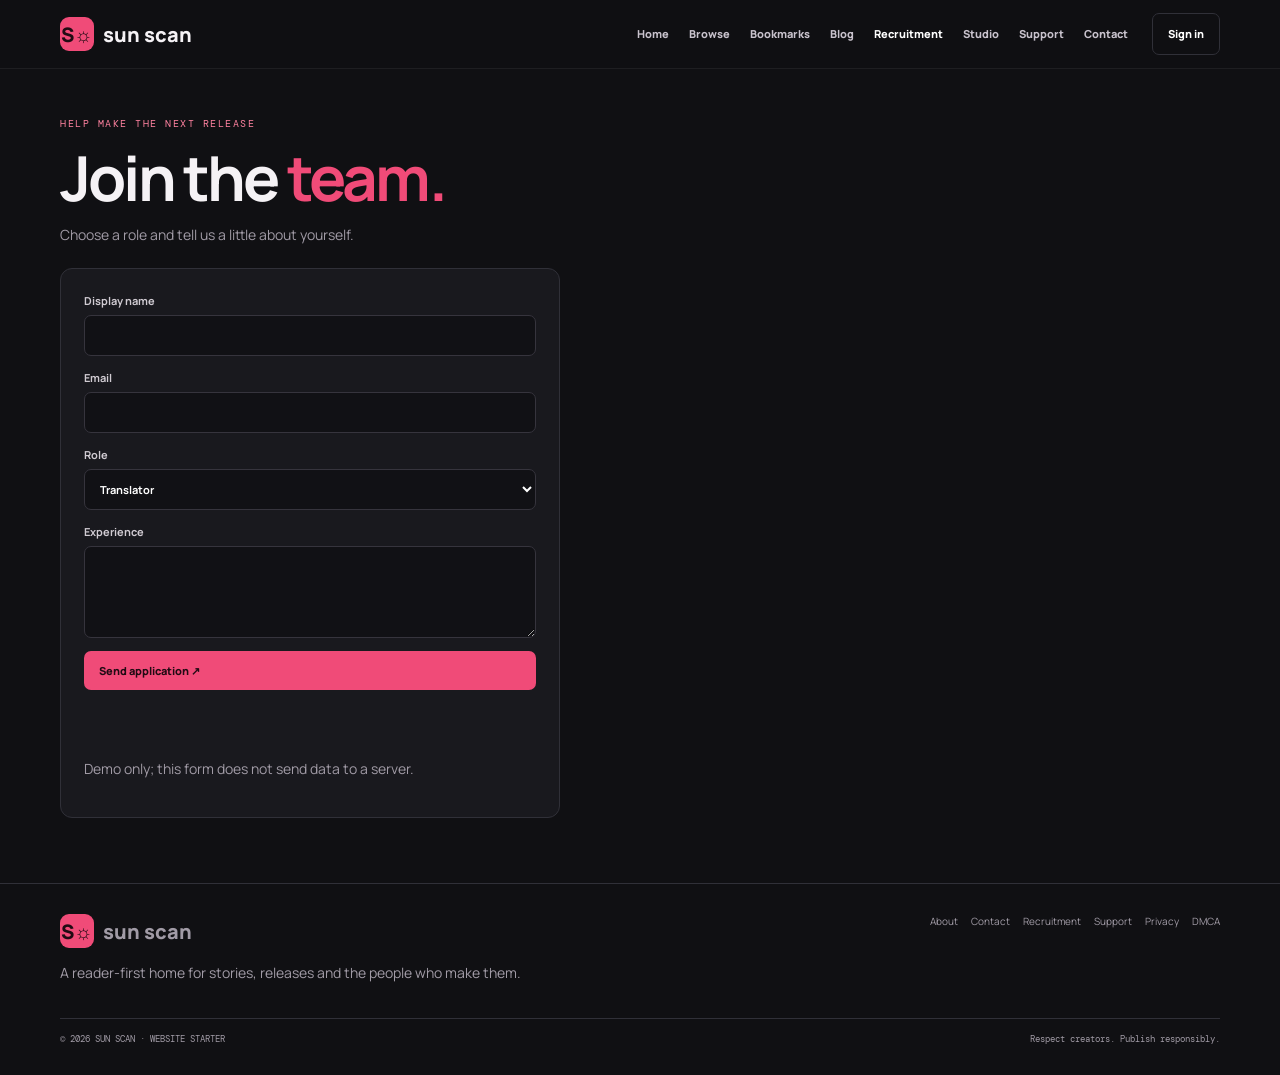
<file: recruitment.html>
<!doctype html><html lang="en"><head><meta charset="utf-8"><meta name="viewport" content="width=device-width,initial-scale=1"><title>Recruitment — Sun Scan</title><link rel="stylesheet" href="styles.css"></head><body data-page="recruitment"><div id="header"></div><main class="wrap"><small>HELP MAKE THE NEXT RELEASE</small><h1>Join the <em>team.</em></h1><p>Choose a role and tell us a little about yourself.</p><form class="form" id="recruit"><label>Display name<input required></label><label>Email<input type="email" required></label><label>Role<select><option>Translator</option><option>Cleaner / Redrawer</option><option>Typesetter</option><option>Proofreader</option></select></label><label>Experience<textarea required rows="4"></textarea></label><button class="btn">Send application ↗</button><p id="msg"></p><p class="muted">Demo only; this form does not send data to a server.</p></form></main><div id="footer"></div><script src="app.js"></script></body></html>
</file>
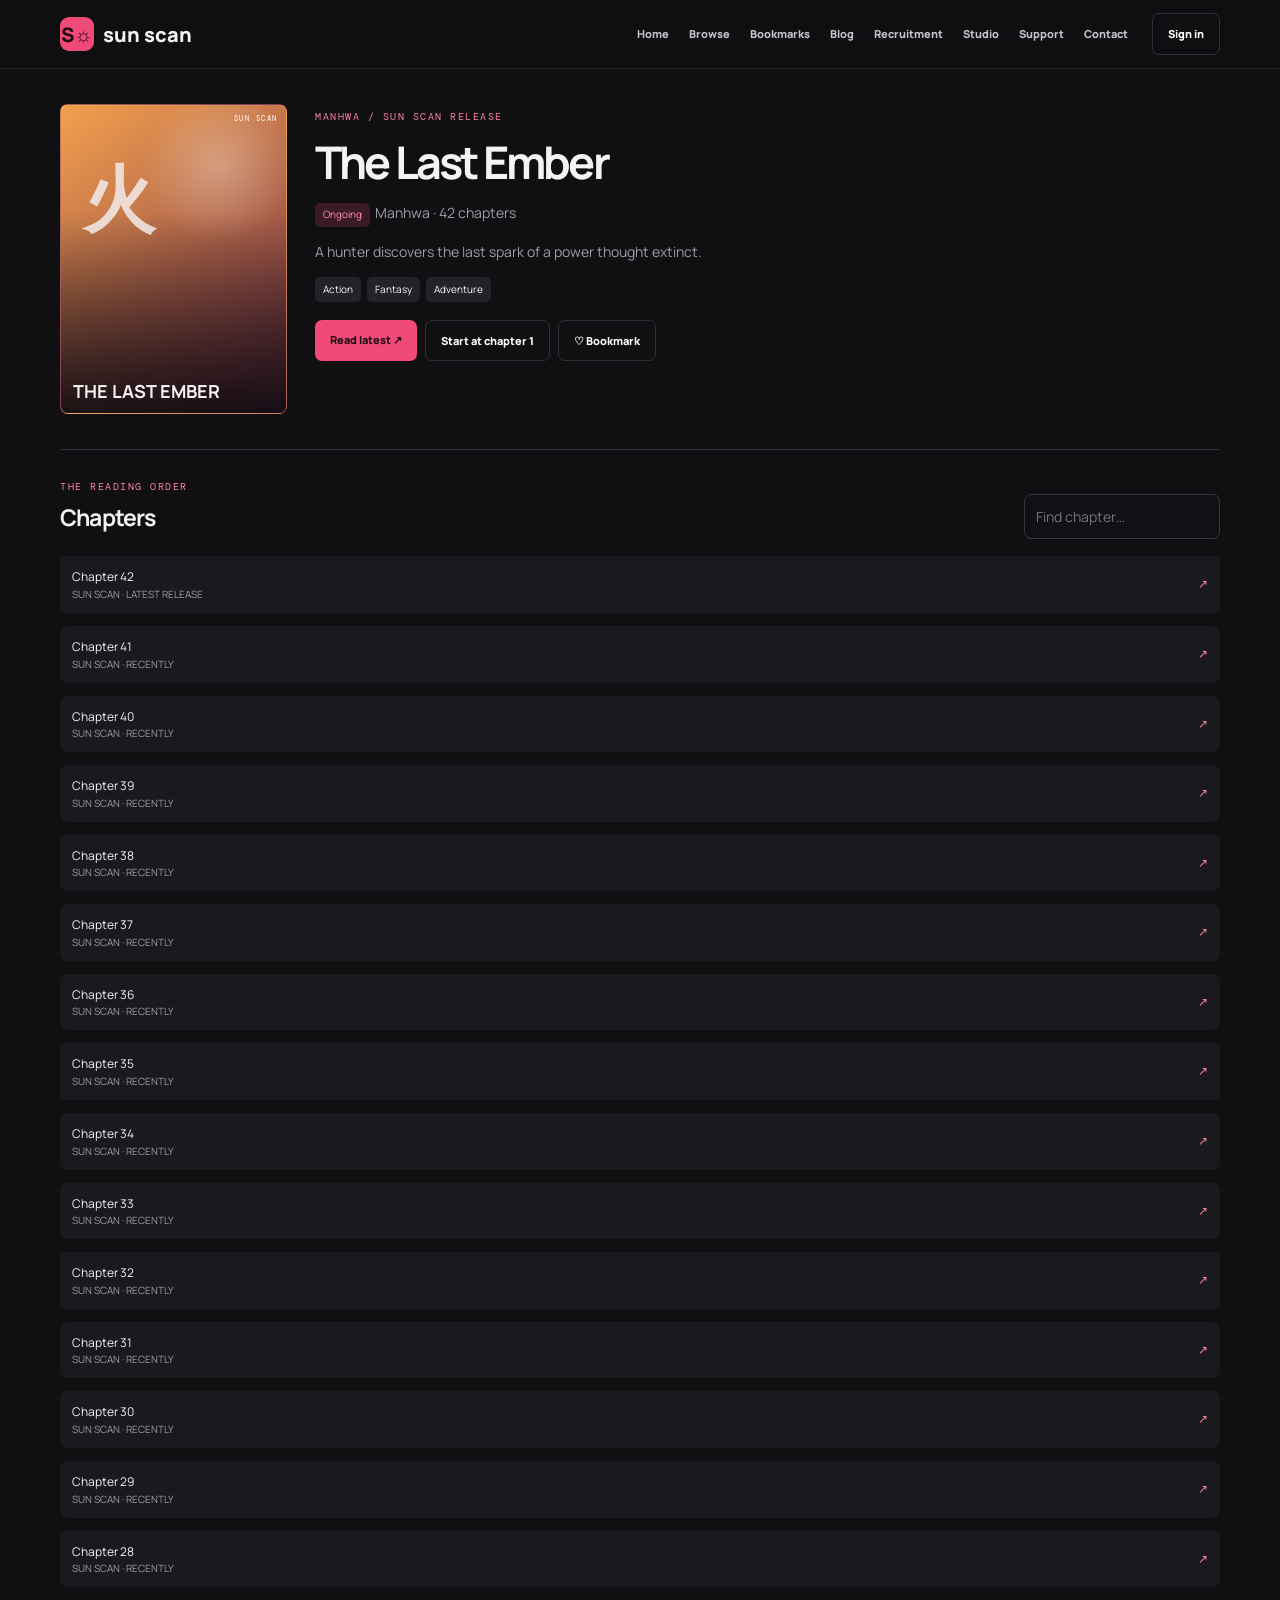
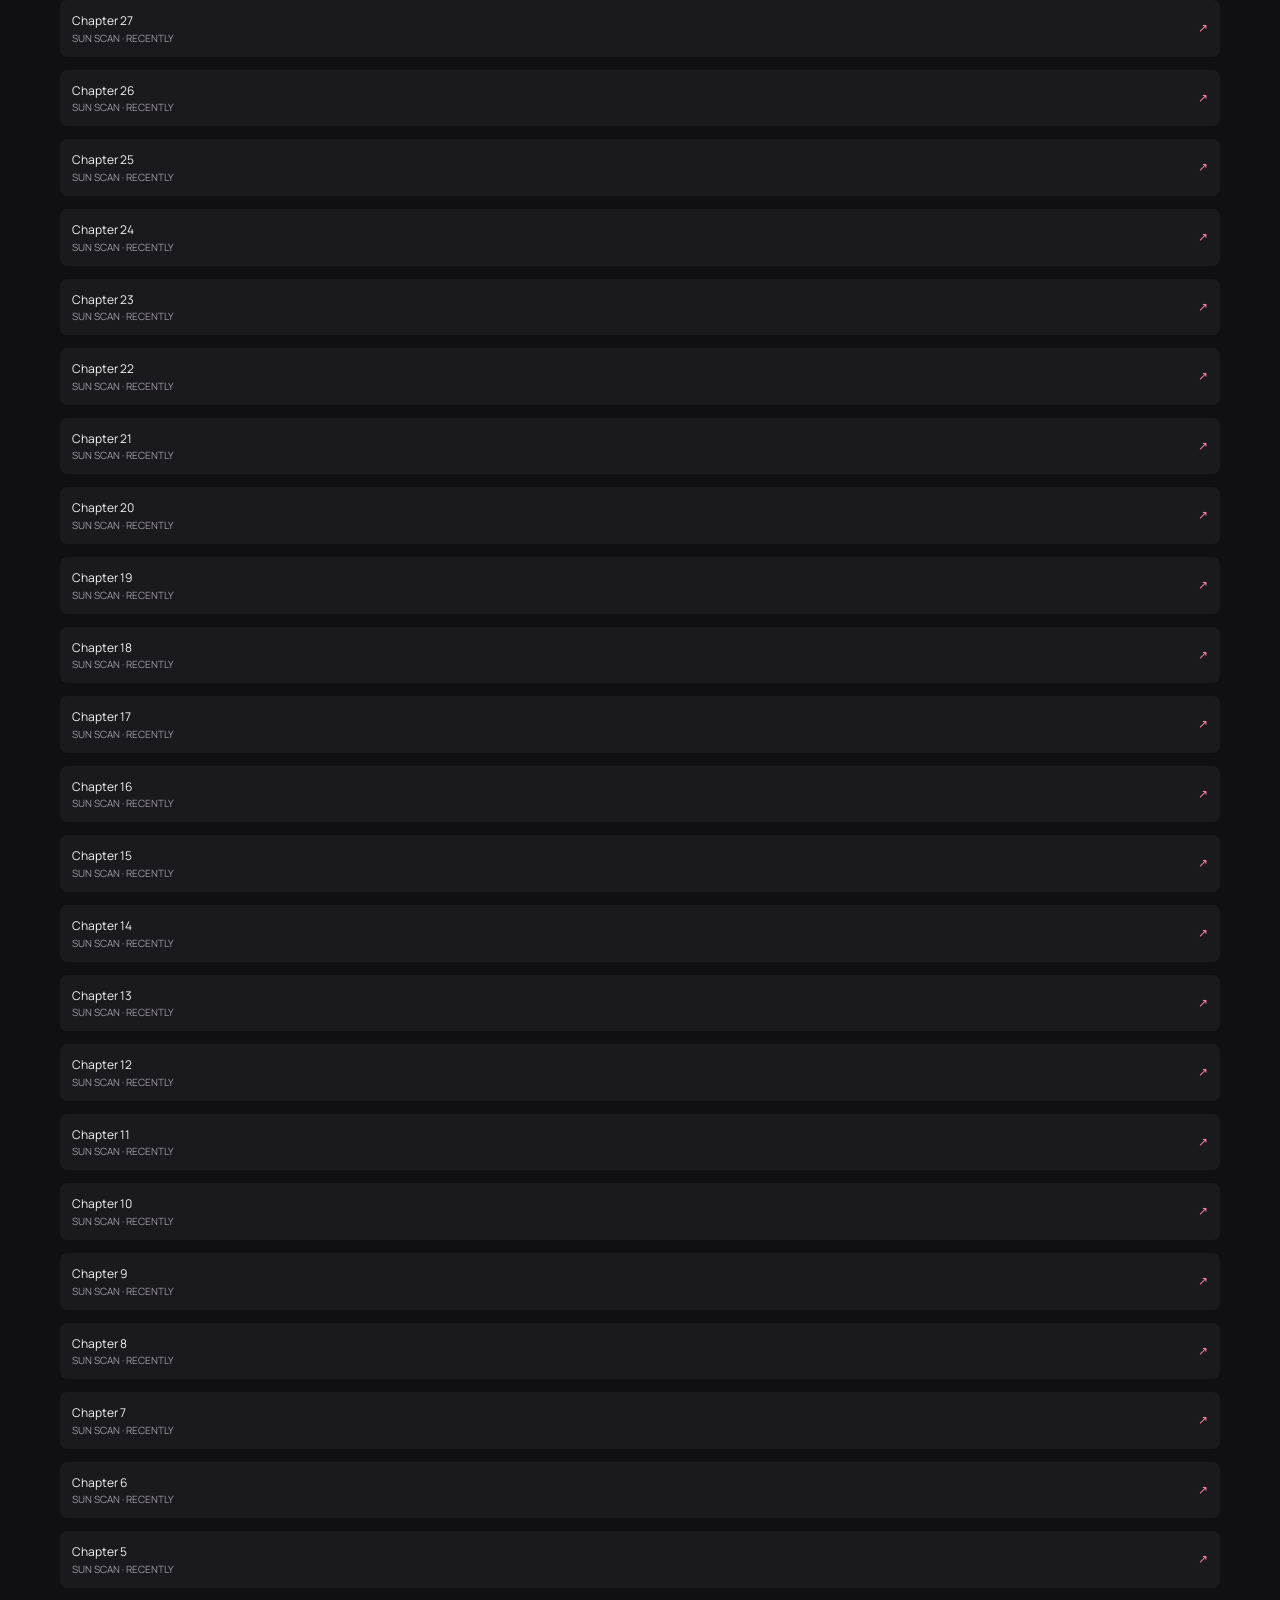
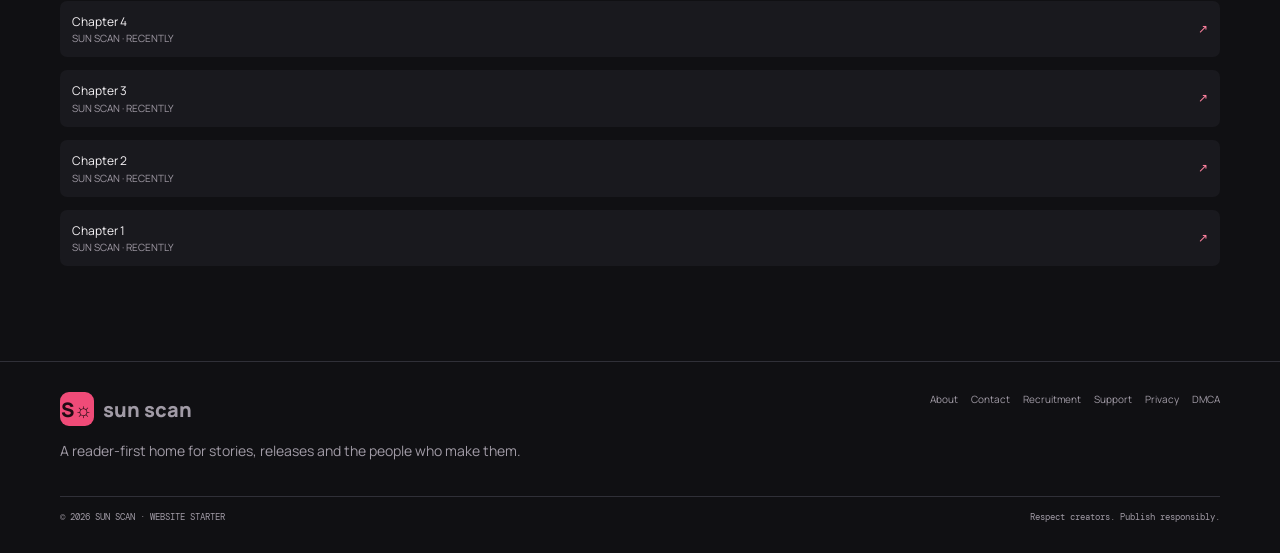
<file: series.html>
<!doctype html><html lang="en"><head><meta charset="utf-8"><meta name="viewport" content="width=device-width,initial-scale=1"><title>Series details — Sun Scan</title><link rel="stylesheet" href="styles.css"></head><body data-page="series"><div id="header"></div><main class="wrap"><div id="series"></div><section><header><div><small>THE READING ORDER</small><h2>Chapters</h2></div><input id="chapter-q" placeholder="Find chapter…"></header><div id="chapters" class="releases"></div></section></main><div id="footer"></div><script src="app.js"></script></body></html>
</file>
<file: styles.css>
@import url('https://fonts.googleapis.com/css2?family=DM+Mono:wght@400;500&family=Manrope:wght@400;600;700;800&display=swap');:root{--bg:#101013;--panel:#19191e;--line:#303038;--text:#f5f2f5;--muted:#a19ba6;--pink:#f04b78}*{box-sizing:border-box}body{margin:0;background:var(--bg);color:var(--text);font:14px/1.55 Manrope,Arial,sans-serif}.wrap{width:min(1160px,calc(100% - 36px));margin:auto;min-height:65vh}a{color:inherit;text-decoration:none}button,input,select,textarea{font:inherit}.site-header{position:sticky;top:0;z-index:10;background:#101013ed;backdrop-filter:blur(15px);border-bottom:1px solid #ffffff10}.nav{width:min(1160px,calc(100% - 36px));height:68px;margin:auto;display:flex;align-items:center;gap:24px}.brand{font-size:20px;font-weight:800;display:flex;align-items:center;gap:9px;white-space:nowrap}.logo{display:grid;place-items:center;width:34px;height:34px;border-radius:9px;background:var(--pink);color:#210b13;font-weight:900}.logo.big{width:52px;height:52px;font-size:25px}.navlinks{display:flex;gap:20px;margin-left:auto;color:#c8c2cc;font-size:11px;font-weight:800}.navlinks a:hover,.navlinks .active{color:white}.nav button{display:none;background:none;color:white;border:0;font-size:22px}.btn{display:inline-flex;border:0;border-radius:7px;padding:11px 15px;background:var(--pink);color:#210b13;font-weight:800;font-size:11px;cursor:pointer}.btn.ghost{background:transparent;border:1px solid var(--line);color:white}.hero{display:grid;grid-template-columns:1fr 1fr;align-items:center;gap:35px;padding:65px 0 55px;min-height:410px}.hero small,small{font:10px 'DM Mono',monospace;letter-spacing:1.5px;color:#ff82a0;text-transform:uppercase}h1{font-size:clamp(38px,5vw,62px);line-height:1.04;letter-spacing:-2.8px;margin:13px 0 17px}h1 em{font-style:normal;color:var(--pink)}p{color:var(--muted)}.hero p{max-width:450px}.hero-art{height:285px;border-radius:14px;background:radial-gradient(circle at 60% 30%,#ff9bb43b,transparent 28%),linear-gradient(145deg,#422136,#15141b 70%);border:1px solid #ffffff15;display:flex;align-items:center;justify-content:center;position:relative;overflow:hidden;transform:rotate(1deg)}.hero-art:before{content:"";position:absolute;width:250px;height:250px;border:1px solid #ffffff38;border-radius:50%;box-shadow:0 0 0 35px #ffffff05,0 0 0 70px #ffffff04}.hero-art b{font-size:130px;color:#ff8ca9;opacity:.85}.hero-art span{position:absolute;bottom:22px;left:25px;font-weight:800;font-size:28px;line-height:.9}.wrap section{padding:24px 0}.wrap section>header{display:flex;justify-content:space-between;align-items:end;margin-bottom:17px}.wrap h2{font-size:23px;letter-spacing:-.8px;margin:4px 0}.wrap section>header>a{font-size:11px;color:#ff82a0;font-weight:800}.grid{display:grid;grid-template-columns:repeat(5,minmax(0,1fr));gap:16px 13px}.tile{min-width:0;position:relative}.cover{aspect-ratio:3/4.1;border-radius:8px;overflow:hidden;padding:12px;display:flex;align-items:end;position:relative;background:linear-gradient(145deg,var(--c1),var(--c2));isolation:isolate;border:1px solid #ffffff15}.cover:before{content:"";position:absolute;inset:0;z-index:-1;background:radial-gradient(circle at 70% 20%,#ffffff4a,transparent 26%),linear-gradient(0deg,#09090ddf,transparent 65%)}.glyph{position:absolute;top:12%;left:10%;font-size:clamp(38px,6vw,72px);font-weight:800;opacity:.8}.cover b{font-size:clamp(12px,1.5vw,18px);line-height:1.05;text-transform:uppercase}.cover small{position:absolute;top:9px;right:8px;font-size:7px;color:#fff}.tile-title{display:block;font-size:12px;font-weight:800;white-space:nowrap;overflow:hidden;text-overflow:ellipsis;margin-top:8px}.meta{font-size:10px;color:var(--muted);display:flex;justify-content:space-between}.heart{position:absolute;right:7px;top:7px;background:#111c;color:white;border:1px solid #ffffff35;border-radius:7px;padding:5px 8px;z-index:2}.heart.saved{background:var(--pink);color:#180a0e}.releases{display:grid;gap:7px}.release{display:grid;grid-template-columns:45px 1fr auto;gap:12px;align-items:center;background:var(--panel);padding:9px;border:1px solid #ffffff08;border-radius:8px}.mini{height:54px;border-radius:5px;background:linear-gradient(145deg,var(--c1),var(--c2));display:grid;place-items:center;font-size:20px;font-weight:800}.release b{font-size:12px}.release small{display:block;color:var(--muted);font:10px Manrope;letter-spacing:0;text-transform:none}.promo{background:var(--pink);color:#210b13;padding:30px!important;border-radius:12px;margin:38px 0}.promo small{color:#6d2038}.promo h2{font-size:31px}.promo p{color:#5d2437}.btn.light{background:#f7eee7}.wrap>small{display:inline-block;margin-top:48px}.wrap>h1{margin-bottom:8px}.tools{display:flex;gap:9px;margin:20px 0}.tools input{flex:1;min-width:150px}.tools input,.tools select,input,select,textarea{background:#111115;color:white;border:1px solid #36343d;border-radius:7px;padding:11px;outline:none}.muted{color:var(--muted)}.series-hero{display:grid;grid-template-columns:230px 1fr;gap:25px;padding:35px 0;border-bottom:1px solid var(--line)}.series-hero .cover{height:310px}.series-hero h1{font-size:clamp(30px,4vw,45px)}.pill,.tag{display:inline-block;padding:4px 8px;border-radius:5px;background:#3a1a27;color:#ff8ca9;font-size:10px;margin-right:5px}.genres{display:flex;gap:6px;flex-wrap:wrap}.genres span{background:#242229;padding:5px 8px;border-radius:5px;font-size:10px}.actions{display:flex;gap:8px;flex-wrap:wrap;margin-top:18px}.chapter{display:flex;justify-content:space-between;align-items:center;padding:12px;background:var(--panel);border-radius:7px;margin-bottom:6px;font-size:12px}.chapter small{display:block;color:var(--muted);font:10px Manrope;letter-spacing:0}.chapter span:last-child{color:#ff82a0}.reader-head{text-align:center;padding:30px 0 15px}.reader-head h1{font-size:26px}.reader-controls{display:flex;justify-content:space-between;align-items:center;gap:12px;padding:12px 0}.pages{display:grid;justify-items:center;gap:8px}.page{width:min(100%,760px);aspect-ratio:3/4;min-height:380px;position:relative;overflow:hidden;background:radial-gradient(ellipse at 55% 20%,#f5a7c044,transparent 25%),linear-gradient(140deg,#35232d,#121116 65%,#61223d);border:1px solid #3a303a}.page:before{content:"";position:absolute;inset:9% 8% 35%;border:2px solid #f8dce355;transform:skewY(-3deg);background:linear-gradient(160deg,#d3a4b355,#32202a 60%,#100f13)}.page:after{content:attr(data-line);position:absolute;bottom:13%;left:12%;right:12%;background:#f4e8e9;color:#24151c;padding:18px 10px;text-align:center;font-weight:800}.form{width:min(100%,500px);display:grid;gap:13px;padding:23px;background:var(--panel);border:1px solid var(--line);border-radius:12px;margin:22px 0}.form label{display:grid;gap:6px;font-size:11px;color:#d0cbd2;font-weight:700}.form input,.form select,.form textarea{width:100%}.form h2{margin:0}.feature{margin:55px auto;max-width:750px;padding:35px;background:var(--panel);border:1px solid var(--line);border-radius:14px}.feature h1{font-size:48px}.articles{display:grid;grid-template-columns:repeat(3,1fr);gap:13px;margin:30px 0}.articles article{padding:17px;border:1px solid var(--line);background:var(--panel);border-radius:9px}.articles h2{font-size:18px}.articles p{font-size:12px}.articles a{color:#ff82a0}.stats{display:grid;grid-template-columns:repeat(3,1fr);gap:10px;margin:18px 0}.stats div{background:var(--panel);padding:15px;border:1px solid var(--line);border-radius:8px}.stats b{font-size:23px;display:block}.stats small{font-size:9px}.admin-layout{display:grid;grid-template-columns:1fr 1fr;gap:15px}.admin-row{display:flex;justify-content:space-between;padding:8px;background:#111115;border-radius:6px;margin:5px 0;font-size:11px}.admin-row button{color:#ff82a0;background:none;border:0;cursor:pointer}.site-footer{border-top:1px solid var(--line);margin-top:65px;padding:30px 0;color:var(--muted)}.footer-inner{width:min(1160px,calc(100% - 36px));margin:auto;display:flex;justify-content:space-between;gap:25px;flex-wrap:wrap}.footer-links{display:flex;gap:13px;flex-wrap:wrap;font-size:10px}.footer-links a:hover{color:white}.footer-bottom{width:min(1160px,calc(100% - 36px));margin:20px auto 0;border-top:1px solid var(--line);padding-top:14px;font:9px 'DM Mono';display:flex;justify-content:space-between;gap:10px}.empty{padding:35px;border:1px dashed var(--line);text-align:center;color:var(--muted)}@media(max-width:850px){.navlinks{gap:12px}.navlinks a:nth-child(n+5){display:none}.grid{grid-template-columns:repeat(4,minmax(0,1fr))}}@media(max-width:600px){.nav{height:60px}.nav button{display:block}.navlinks{display:none;position:absolute;top:60px;left:0;right:0;padding:17px;background:#17171c;grid-template-columns:repeat(2,1fr)}.navlinks.open{display:grid}.navlinks a:nth-child(n){display:block}.hero{grid-template-columns:1fr;padding:40px 0 20px;gap:10px}.hero-art{height:210px}.hero-art b{font-size:90px}.grid{grid-template-columns:repeat(3,minmax(0,1fr));gap:14px 9px}.tools{flex-wrap:wrap}.tools input{flex-basis:100%}.tools select{flex:1;min-width:0}.series-hero{grid-template-columns:105px 1fr;gap:14px}.series-hero .cover{height:auto;aspect-ratio:3/4.1}.series-hero h1{font-size:25px;letter-spacing:-1px}.series-hero p{font-size:11px}.articles,.admin-layout{grid-template-columns:1fr}.release{grid-template-columns:39px 1fr auto;gap:8px}.mini{height:48px}.release b{font-size:10px}.release .btn{padding:8px;font-size:9px}.wrap section>header h2{font-size:20px}.promo{padding:22px!important}.feature{margin:35px 0;padding:22px}.feature h1{font-size:38px}.footer-inner,.footer-bottom{width:calc(100% - 30px)}.footer-bottom{flex-direction:column}.page{min-height:350px}.reader-controls{padding-inline:0}.reader-controls .btn{font-size:10px;padding:9px}.stats b{font-size:19px}}
</file>
